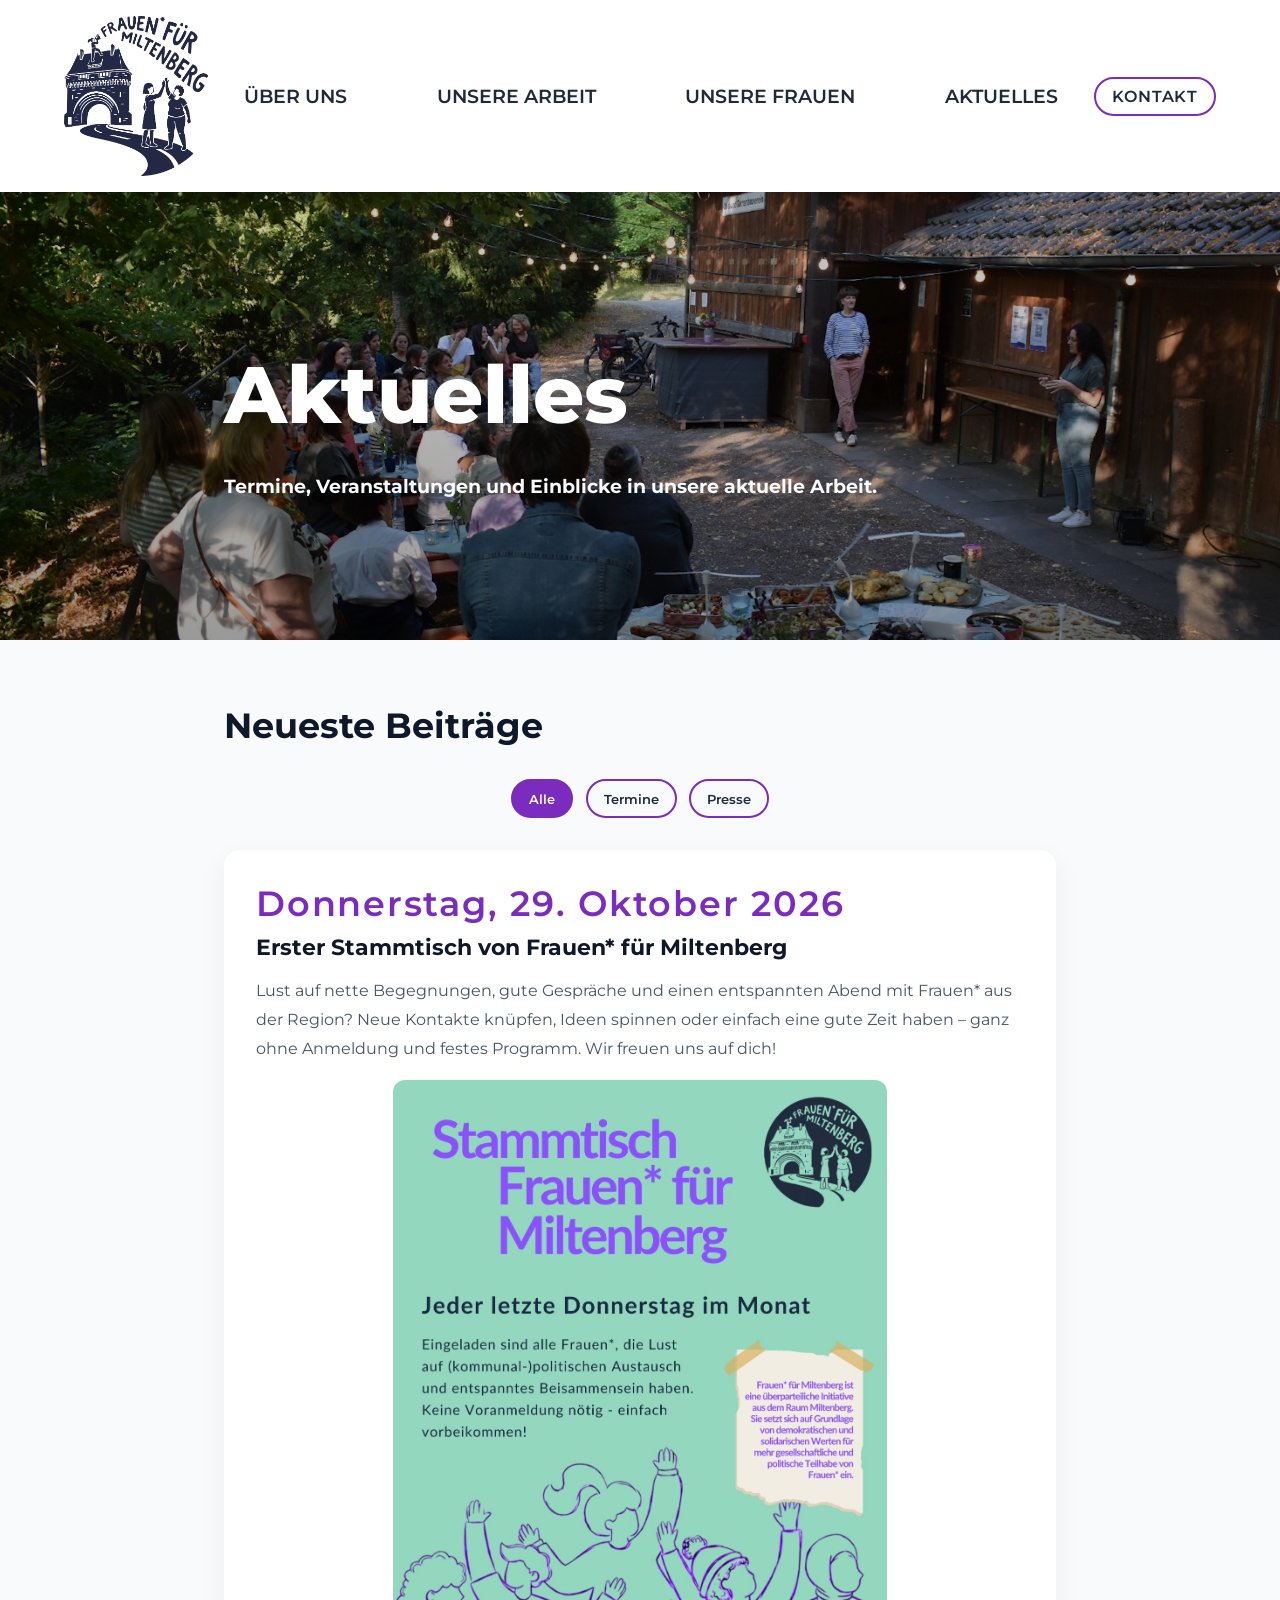
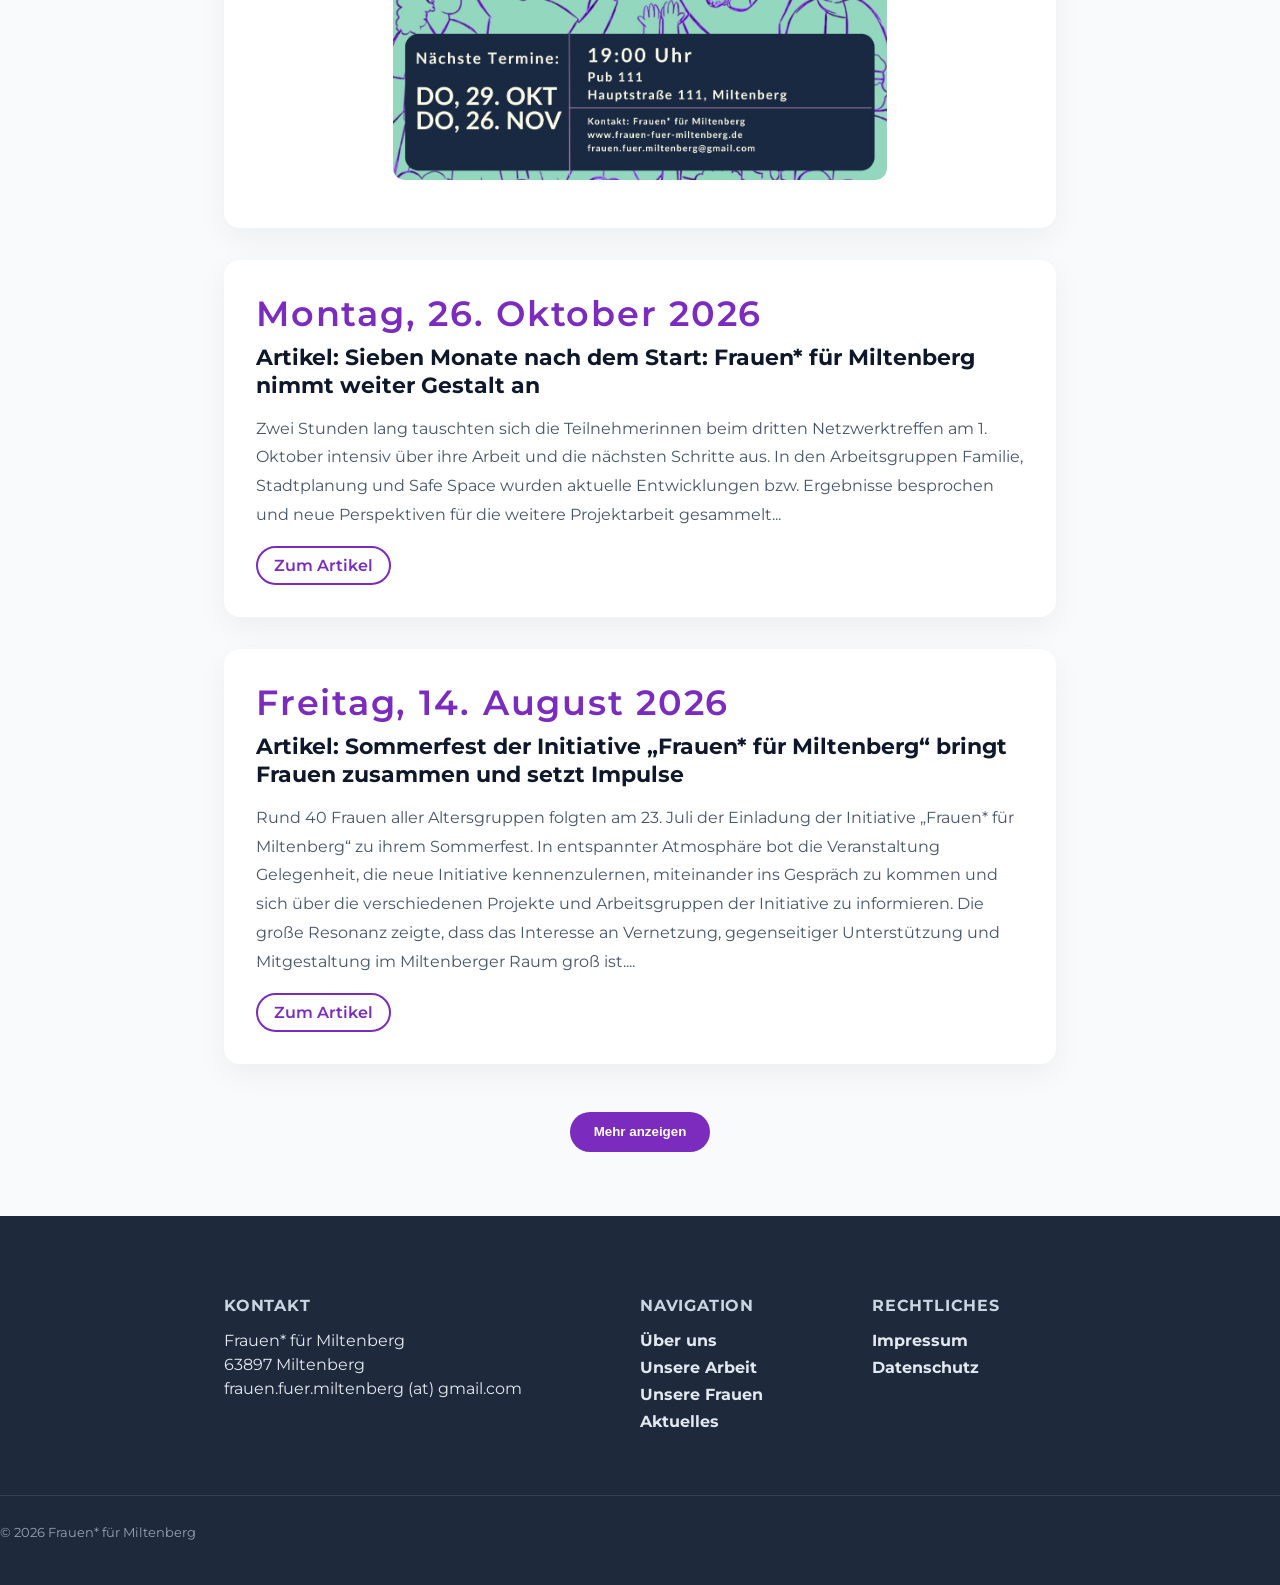
<file: aktuelles.html>
<!DOCTYPE html>
<html lang="de">
<head>
    <meta charset="UTF-8">
    <meta name="viewport" content="width=device-width, initial-scale=1.0">
    <link rel="stylesheet" href="./style.css">
    <title>Aktuelles | Frauen* für Miltenberg</title>
</head>

<body>

<!-- HEADER -->
    <header class="site-header">
        
        <!-- LOGO -->
        <a href="index.html" class="logo-link">
            <img class="logo" src="./logo.png" alt="Frauen* für Miltenberg Logo">
        </a>    
        
        <!-- NAVIGATION -->
        <nav id="mobileNav">
            <ul id="nav1">
                <li><a class="nav1" href="index.html#ueber-uns">Über uns</a></li>
                <li><a class="nav1" href="index.html#unsere-arbeit">Unsere Arbeit</a></li>
                <li><a class="nav1" href="index.html#unsere-frauen">Unsere Frauen</a></li>
                <li><a class="nav1" href="aktuelles.html">Aktuelles</a></li>
            </ul>
            <a id="navbutton" href="kontakt.html">Kontakt</a>
        </nav>
        
        <!-- HAMBURGER -->
        <button id="hamburger" aria-label="Menü öffnen">
            <span></span>
            <span></span>
            <span></span>
        </button>

    </header> 

<main>
        
<!-- HERO -->
<section id="hero--aktuelles">
    <div class="hero-small-content">
        <h1>Aktuelles</h1>
        <p class="hero-slogan">
            Termine, Veranstaltungen und Einblicke in unsere aktuelle Arbeit.
        </p>
    </div>
</section>

    <!-- FILTER / CATEGORIES -->
    <section id="aktuelles">
        <div class="container">
        <h2>Neueste Beiträge</h2>

        <div class="filter-controls">

    <div class="filter-top">

        <button class="filter-btn active" data-filter="all">
            Alle
        </button>

        <button class="filter-btn" data-filter="termin">
            Termine
        </button>

        <button class="filter-btn" data-filter="presse">
            Presse
        </button>

    </div>

</div>
        

    <!-- BLOG LIST -->
    <section id="posts">
    </section>
    
    <div class="load-more-container">

    <button id="loadMoreBtn">
        Mehr anzeigen
    </button>

    <button id="showLessBtn">
        Weniger anzeigen
    </button>

    </div>
            </div>
    </section>
</main>


<!-- FOOTER -->
<footer>

    <div class="footer-inner">

        <div class="footer-col">
            <h3>Kontakt</h3>
            <p>Frauen* für Miltenberg</p>
            <p>63897 Miltenberg</p>
            <p>frauen.fuer.miltenberg (at) gmail.com</p>
        </div>

        <div class="footer-col">
            <h3>Navigation</h3>
            <ul>
                <li><a href="index.html#ueber-uns">Über uns</a></li>
                <li><a href="index.html#unsere-arbeit">Unsere Arbeit</a></li>
                <li><a href="index.html#unsere-frauen">Unsere Frauen</a></li>
                <li><a href="aktuelles.html">Aktuelles</a></li>
            </ul>
        </div>

        <div class="footer-col">
            <h3>Rechtliches</h3>
            <ul>
                <li><a href="impressum.html">Impressum</a></li>
                <li><a href="datenschutz.html">Datenschutz</a></li>
            </ul>
        </div>

    </div>

    <div class="footer-bottom">
        <p>© 2026 Frauen* für Miltenberg</p>
    </div>

</footer>
    
<script>
document.addEventListener("DOMContentLoaded", () => {

    const postsContainer = document.getElementById("posts");

    if (!postsContainer) return;

    let allPosts = [];
    let visibleCount = 3;
    let activeFilter = "all";

    const loadMoreBtn = document.getElementById("loadMoreBtn");
    const showLessBtn = document.getElementById("showLessBtn");
    const filterButtons = document.querySelectorAll(".filter-btn");

    fetch("./posts.json")
        .then(response => response.json())
        .then(posts => {

            allPosts = posts.sort((a, b) =>
                new Date(b.date) - new Date(a.date)
            );

            renderPosts();
        });

    function getFilteredPosts() {
        if (activeFilter === "all") return allPosts;

        return allPosts.filter(post =>
            post.type === activeFilter
        );
    }

    function renderPosts() {

        postsContainer.innerHTML = "";

        const filtered = getFilteredPosts();

        filtered
            .slice(0, visibleCount)
            .forEach(post => {

                const article = document.createElement("article");

                article.className = "post-card";

                
article.innerHTML = `
    <div class="post-card-number">${formatDate(post.date)}</div>
    <h3>${post.title}</h3>

    ${renderContent(post.content)}

${post.image ? `
        <img
            class="post-image"
            src="${post.image}"
            alt="${post.title}"
            loading="lazy"
        >
    ` : ""}

    ${post.link ? `
        <a class="post-card-btn" href="${post.link}">
            ${post.linkText || "Mehr erfahren"}
        </a>
    ` : ""}
`;

                postsContainer.appendChild(article);
            });

        if (loadMoreBtn) {
            loadMoreBtn.style.display =
                visibleCount >= filtered.length ? "none" : "inline-block";
        }

        if (showLessBtn) {
            showLessBtn.style.display =
                visibleCount > 3 ? "inline-block" : "none";
        }
    }

    function formatDate(dateString) {
    return new Date(dateString).toLocaleDateString("de-DE", {
        weekday: "long",
        day: "numeric",
        month: "long",
        year: "numeric"
    });
}

    function renderContent(content) {
    if (!content) return "";

    return content.map(block => {

        if (block.type === "paragraph") {
            return `<p>${block.text}</p>`;
        }

        if (block.type === "list") {
            return `
                <ul>
                    ${block.items.map(item => `<li>${item}</li>`).join("")}
                </ul>
            `;
        }

        return "";

    }).join("");
}
    
    /* FILTER */
    filterButtons.forEach(button => {
        button.addEventListener("click", () => {

            filterButtons.forEach(btn => btn.classList.remove("active"));
            button.classList.add("active");

            activeFilter = button.dataset.filter;
            visibleCount = 3;

            renderPosts();
        });
    });

    /* LOAD MORE */
    loadMoreBtn?.addEventListener("click", () => {
        visibleCount += 3;
        renderPosts();
    });

    /* SHOW LESS */
    showLessBtn?.addEventListener("click", () => {
        visibleCount = 3;
        renderPosts();

        window.scrollTo({
            top: postsContainer.offsetTop - 120,
            behavior: "smooth"
        });
    });

    /* =========================
    HAMBURGER MENU
    ========================= */

    const hamburger = document.getElementById("hamburger");
    const mobileNav = document.getElementById("mobileNav");
    const navLinks = document.querySelectorAll(".nav1");

    hamburger.addEventListener("click", () => {

        hamburger.classList.toggle("active");
        mobileNav.classList.toggle("active");

    });

    /* Menü schließen bei Klick */

    navLinks.forEach(link => {

        link.addEventListener("click", () => {

            hamburger.classList.remove("active");
            mobileNav.classList.remove("active");

        });

    });

});
</script>
</body>
</html>
</file>
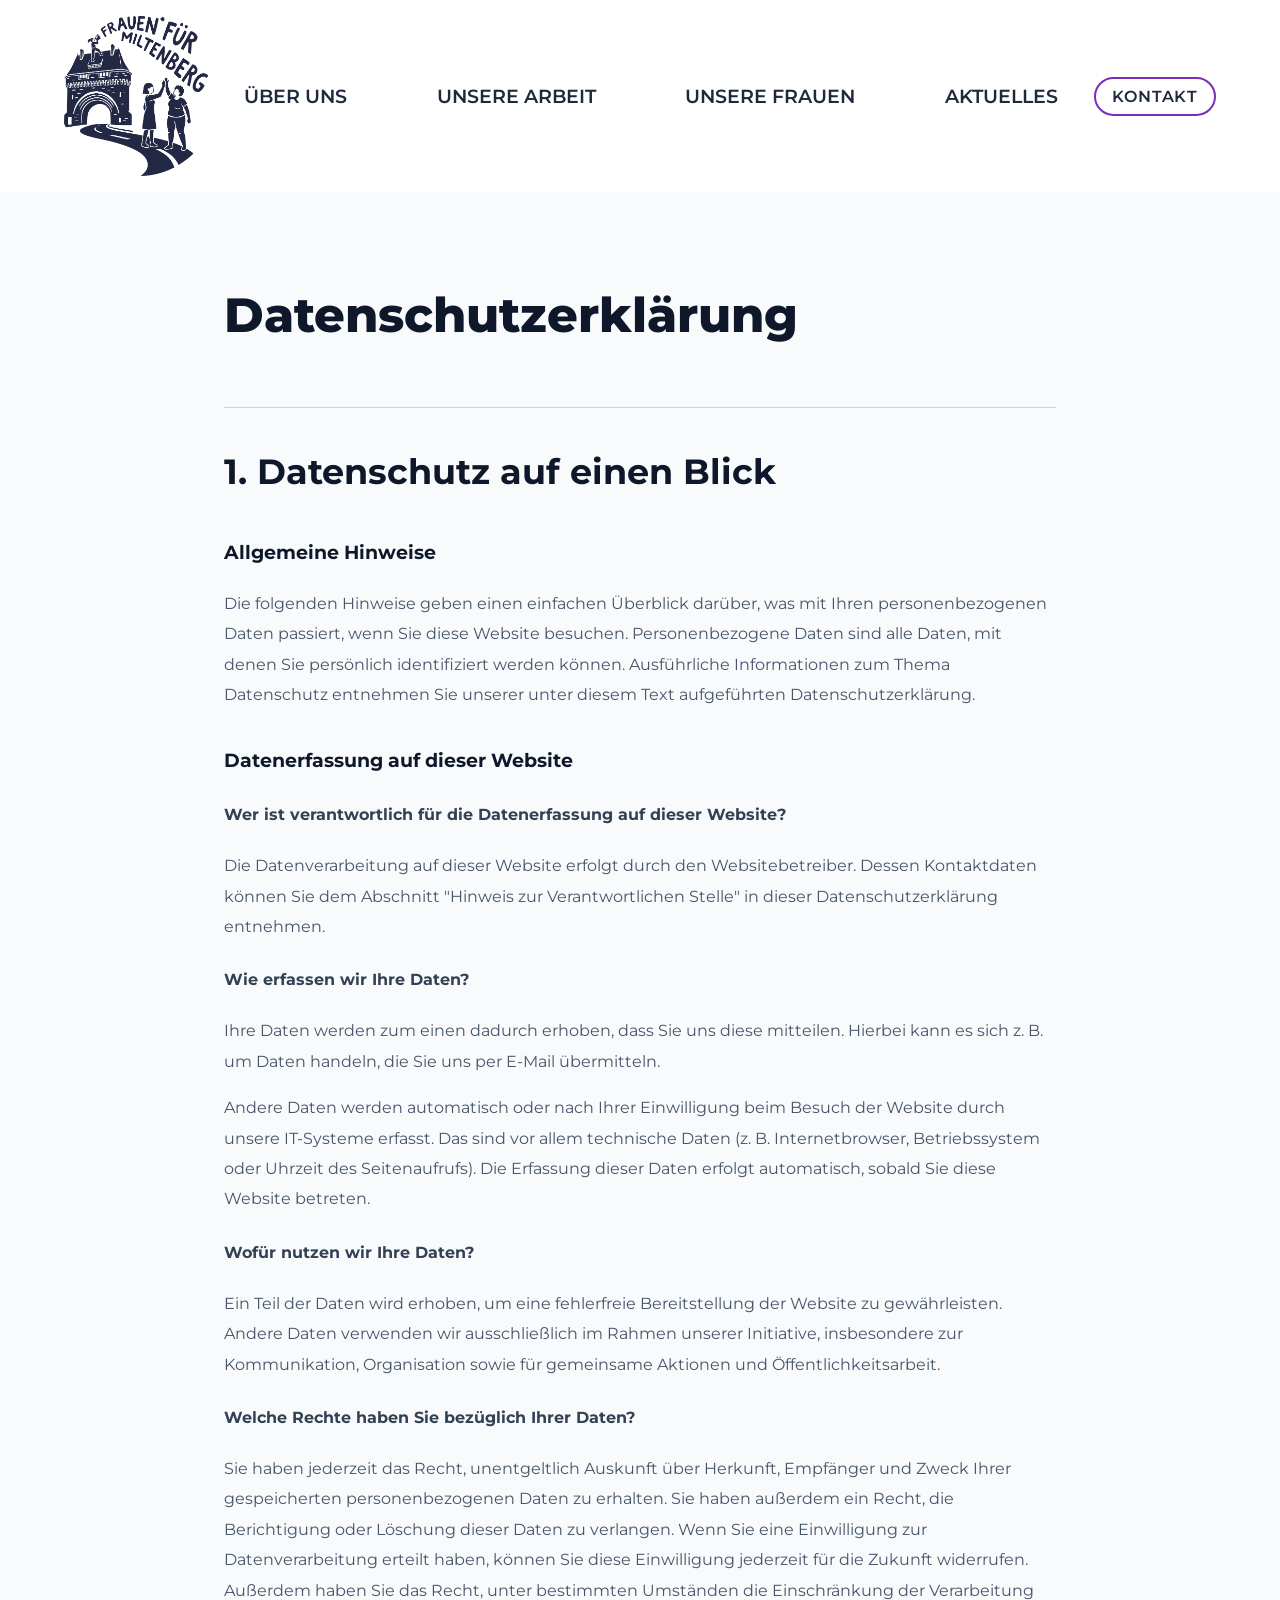
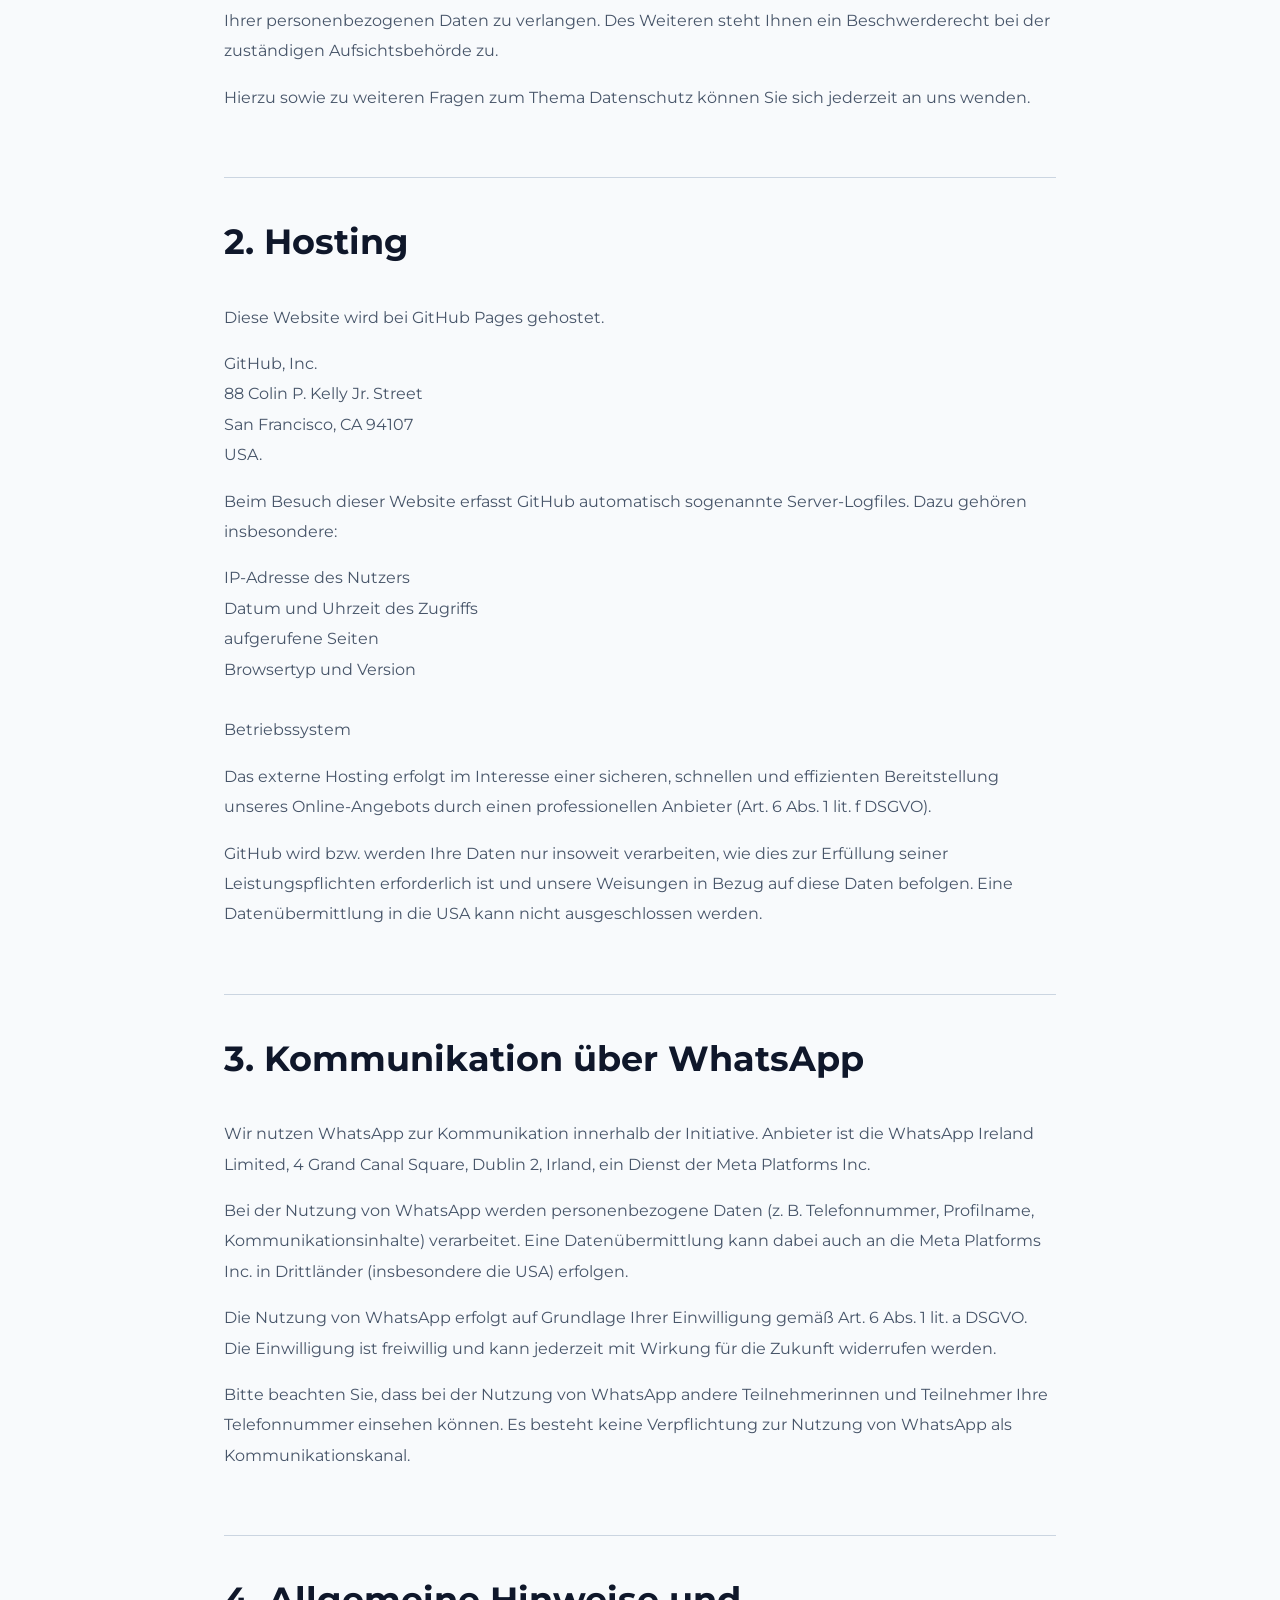
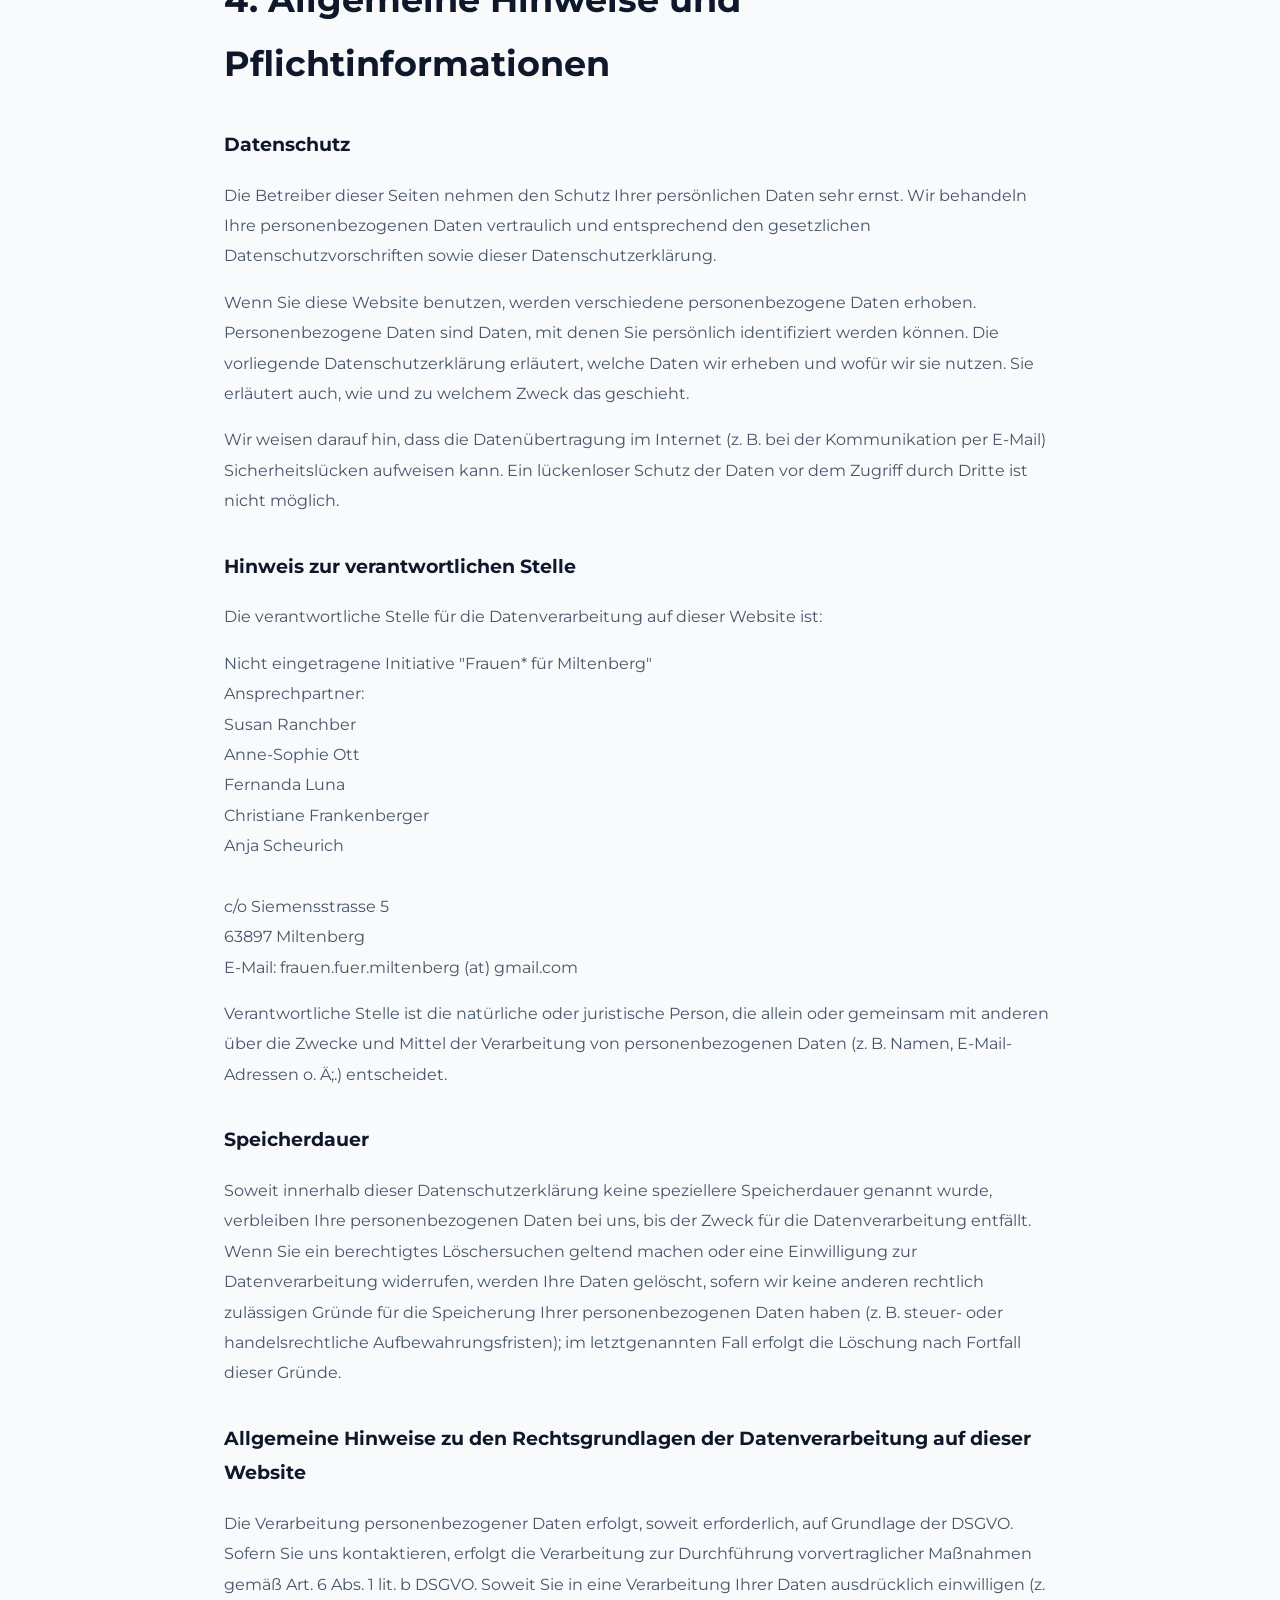
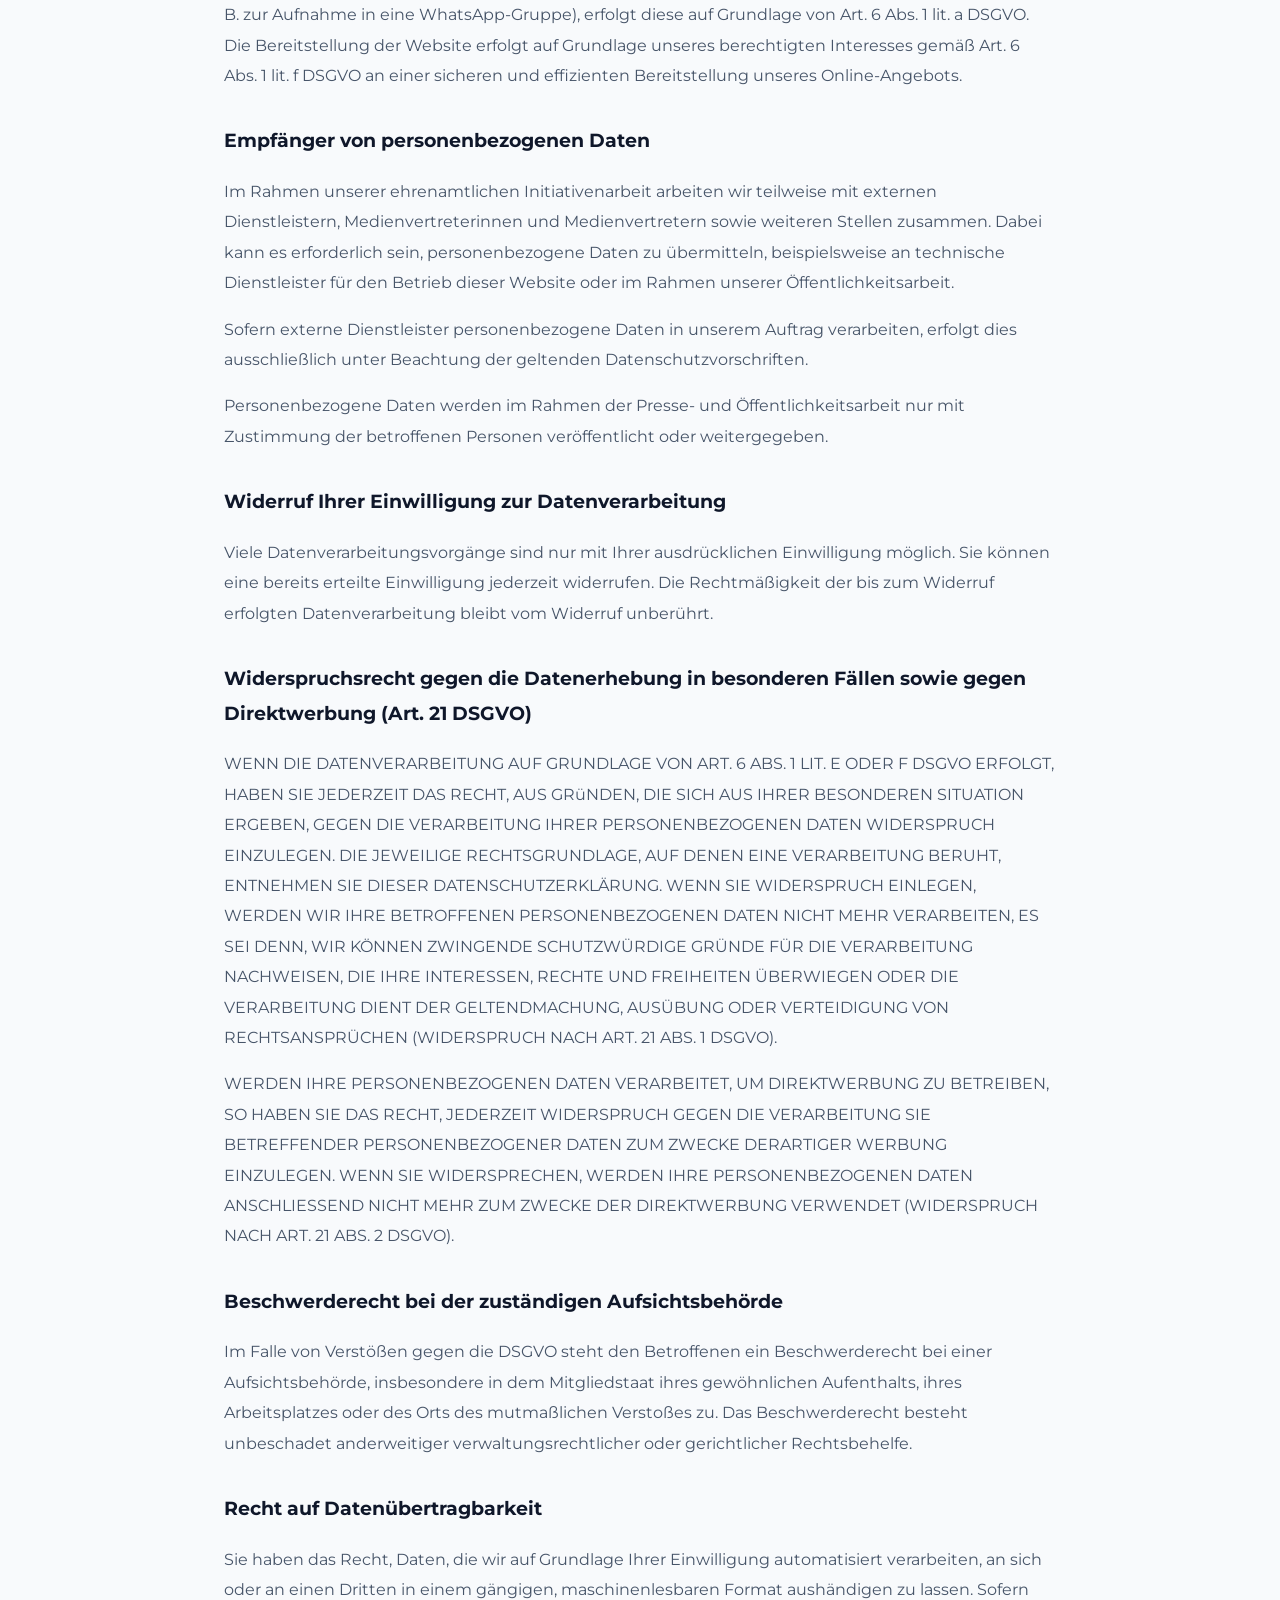
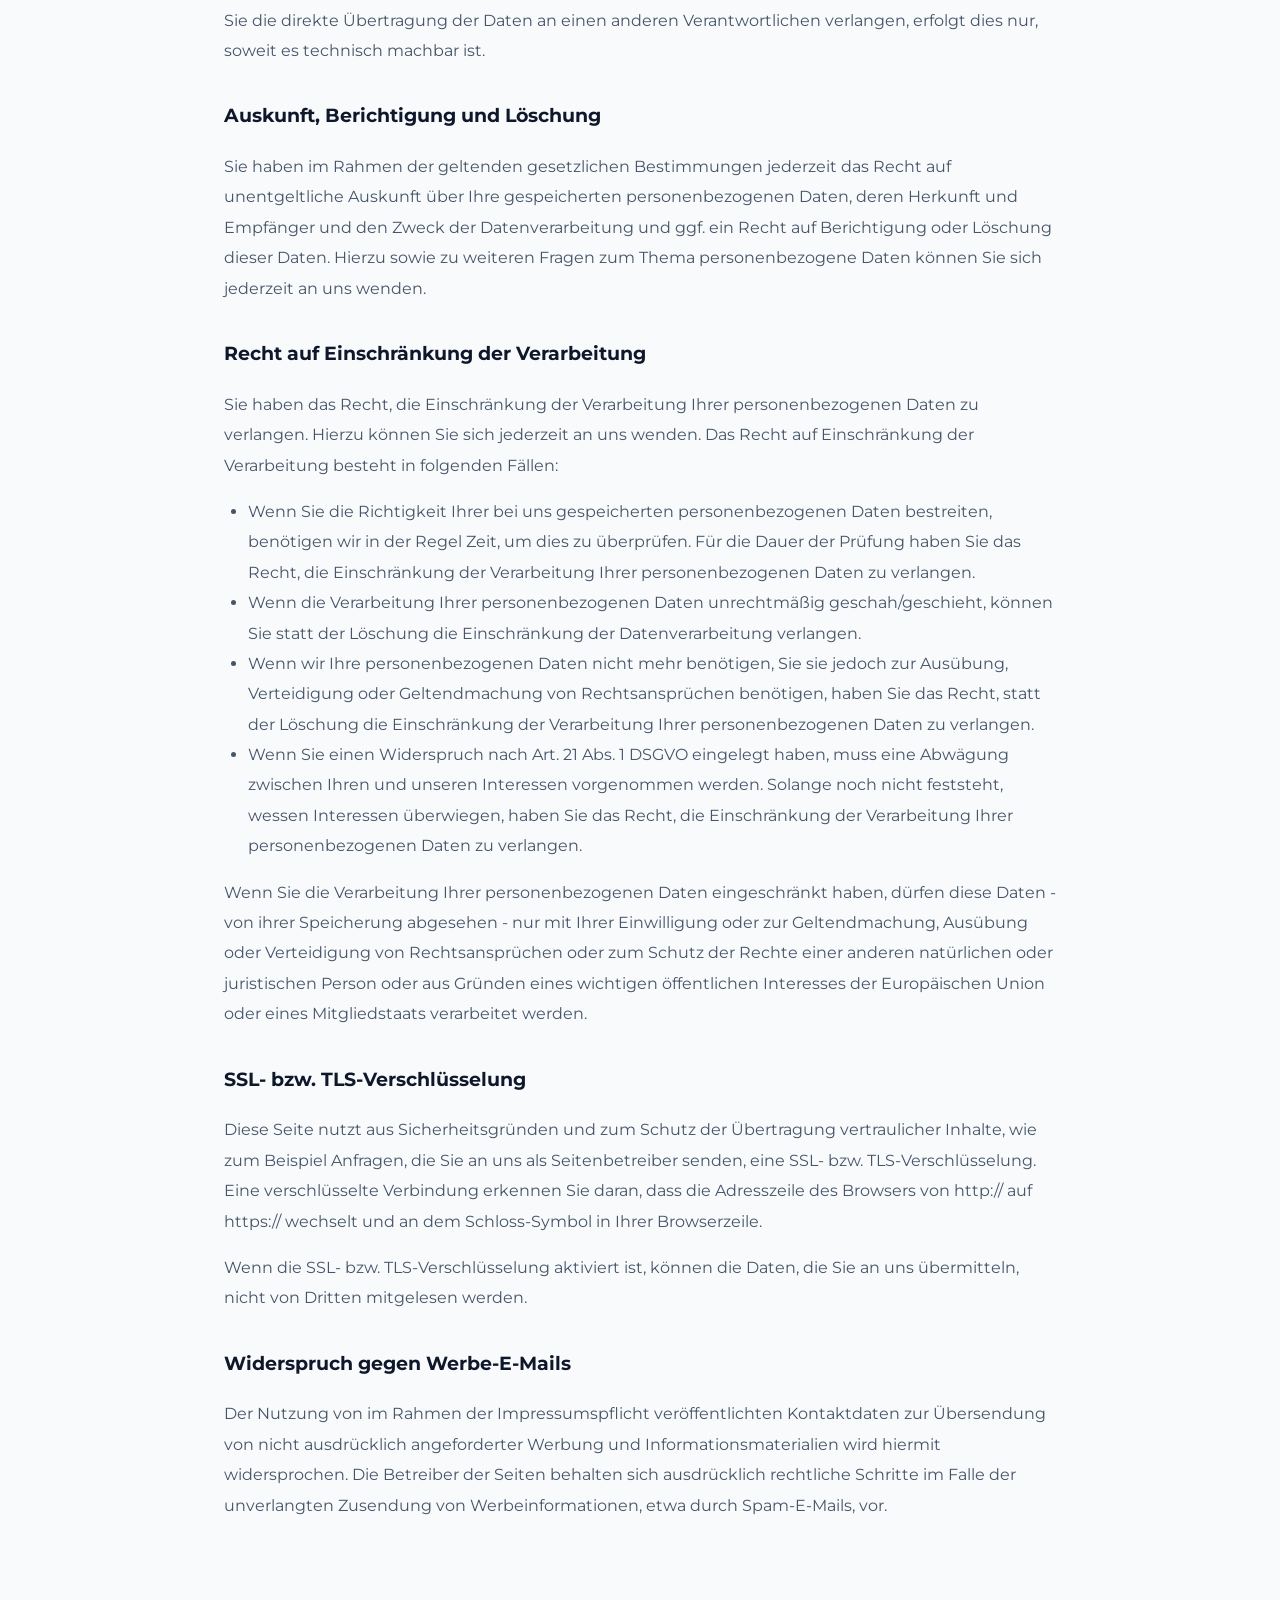
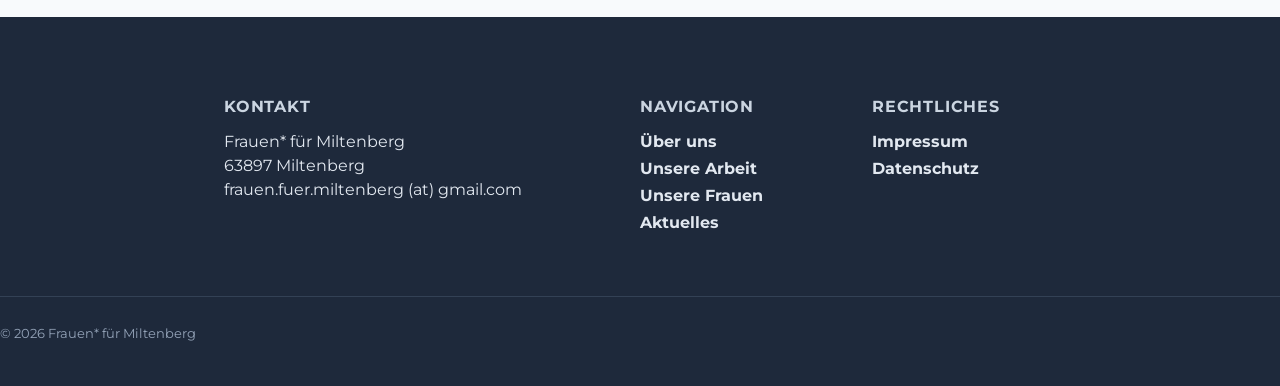
<file: datenschutz.html>
<!DOCTYPE html>
<html lang="de">
<head>
    <meta charset="UTF-8">
    <meta name="viewport" content="width=device-width, initial-scale=1.0">
    <link rel="stylesheet" href="./style.css">
    <title>Datenschutz | Frauen* für Miltenberg</title>
</head>

<body>

<!-- HEADER -->
    <header class="site-header">
        
        <!-- LOGO -->
        <a href="index.html" class="logo-link">
            <img class="logo" src="./logo.png" alt="Frauen* für Miltenberg Logo">
        </a>    
        
        <!-- NAVIGATION -->
        <nav id="mobileNav">
            <ul id="nav1">
                <li><a class="nav1" href="index.html#ueber-uns">Über uns</a></li>
                <li><a class="nav1" href="index.html#unsere-arbeit">Unsere Arbeit</a></li>
                <li><a class="nav1" href="index.html#unsere-frauen">Unsere Frauen</a></li>
                <li><a class="nav1" href="aktuelles.html">Aktuelles</a></li>
            </ul>
            <a id="navbutton" href="kontakt.html">Kontakt</a>
        </nav>

        <!-- HAMBURGER -->
        <button id="hamburger" aria-label="Menü öffnen">
            <span></span>
            <span></span>
            <span></span>
        </button>
    
    </header>
    
<main id="legal-page">

    <h1>Datenschutzerklärung</h1>

    <h2>1. Datenschutz auf einen Blick</h2>

    <h3>Allgemeine Hinweise</h3> 
    <p>Die folgenden Hinweise geben einen einfachen Überblick darüber,
    was mit Ihren personenbezogenen Daten passiert, wenn Sie diese Website besuchen. Personenbezogene Daten sind
    alle Daten, mit denen Sie persönlich identifiziert werden können. Ausführliche Informationen zum
    Thema Datenschutz entnehmen Sie unserer unter diesem Text aufgeführten
    Datenschutzerklärung.</p>

    <h3>Datenerfassung auf dieser Website</h3> 
    <h4>Wer ist verantwortlich für die Datenerfassung auf dieser Website?</h4> 
    <p>Die Datenverarbeitung auf dieser Website erfolgt durch den Websitebetreiber. Dessen
    Kontaktdaten können Sie dem Abschnitt "Hinweis zur Verantwortlichen Stelle" in dieser
    Datenschutzerklärung entnehmen.</p> 

    <h4>Wie erfassen wir Ihre Daten?</h4> 
    <p>Ihre Daten werden zum einen dadurch erhoben, dass Sie uns diese mitteilen. Hierbei kann es sich 
    z. B. um Daten handeln, die Sie uns per E-Mail übermitteln.</p> 
    <p>Andere Daten werden automatisch oder nach Ihrer Einwilligung beim Besuch der Website durch unsere 
    IT-Systeme erfasst. Das sind vor allem technische Daten (z. B. Internetbrowser, Betriebssystem 
    oder Uhrzeit des Seitenaufrufs). Die Erfassung dieser Daten erfolgt automatisch, sobald Sie diese
    Website betreten.</p> 
    
    <h4>Wofür nutzen wir Ihre Daten?</h4> 
    <p>Ein Teil der Daten wird erhoben, um eine fehlerfreie Bereitstellung der Website zu gewährleisten. 
    Andere Daten verwenden wir ausschließlich im Rahmen unserer Initiative, insbesondere zur Kommunikation, 
    Organisation sowie für gemeinsame Aktionen und Öffentlichkeitsarbeit.</p> 
    
    <h4>Welche Rechte haben Sie bezüglich Ihrer Daten?</h4>
    <p>Sie haben jederzeit das Recht, unentgeltlich Auskunft über Herkunft, Empfänger und Zweck Ihrer
    gespeicherten personenbezogenen Daten zu erhalten. Sie haben außerdem ein Recht, die Berichtigung oder
    Löschung dieser Daten zu verlangen. Wenn Sie eine Einwilligung zur Datenverarbeitung erteilt haben,
    können Sie diese Einwilligung jederzeit für die Zukunft widerrufen. Außerdem haben Sie das Recht,
    unter bestimmten Umständen die Einschränkung der Verarbeitung Ihrer personenbezogenen Daten zu
    verlangen. Des Weiteren steht Ihnen ein Beschwerderecht bei der zuständigen Aufsichtsbehörde
    zu.</p> 
    <p>Hierzu sowie zu weiteren Fragen zum Thema Datenschutz können Sie sich jederzeit an uns
    wenden.</p>

    <h2>2. Hosting</h2>    
    <p>Diese Website wird bei GitHub Pages gehostet. </p> 
    <p>GitHub, Inc.<br>
    88 Colin P. Kelly Jr. Street<br>
    San Francisco, CA 94107<br>
    USA.</p>

    <p>Beim Besuch dieser Website erfasst GitHub automatisch sogenannte Server-Logfiles. Dazu 
    gehören insbesondere:</p>
    <p>IP-Adresse des Nutzers<br>
    Datum und Uhrzeit des Zugriffs<br>
    aufgerufene Seiten<br>
    Browsertyp und Version<br>
    <br>Betriebssystem</p>
 
    <p>Das externe Hosting erfolgt im Interesse einer sicheren, schnellen und effizienten Bereitstellung 
    unseres Online-Angebots durch einen professionellen Anbieter (Art. 6 Abs. 1 lit. f DSGVO).</p>
    <p>GitHub wird bzw. werden Ihre Daten nur insoweit verarbeiten, wie dies zur Erfüllung seiner 
    Leistungspflichten erforderlich ist und unsere Weisungen in Bezug auf diese Daten befolgen. 
    Eine Datenübermittlung in die USA kann nicht ausgeschlossen werden.</p> 

    <h2>3. Kommunikation über WhatsApp</h2>
    <p>Wir nutzen WhatsApp zur Kommunikation innerhalb der Initiative. Anbieter ist die WhatsApp Ireland 
    Limited, 4 Grand Canal Square, Dublin 2, Irland, ein Dienst der Meta Platforms Inc.</p>
    <p>Bei der Nutzung von WhatsApp werden personenbezogene Daten (z. B. Telefonnummer, Profilname, 
    Kommunikationsinhalte) verarbeitet. Eine Datenübermittlung kann dabei auch an die Meta Platforms Inc. 
    in Drittländer (insbesondere die USA) erfolgen.</p>
    <p>Die Nutzung von WhatsApp erfolgt auf Grundlage Ihrer Einwilligung gemäß Art. 6 Abs. 1 lit. a DSGVO. 
    Die Einwilligung ist freiwillig und kann jederzeit mit Wirkung für die Zukunft widerrufen werden.</p>
    <p>Bitte beachten Sie, dass bei der Nutzung von WhatsApp andere Teilnehmerinnen und Teilnehmer Ihre 
    Telefonnummer einsehen können. Es besteht keine Verpflichtung zur Nutzung von WhatsApp als 
    Kommunikationskanal.</p>
    
    <h2>4. Allgemeine Hinweise und Pflichtinformationen</h2>
    <h3>Datenschutz</h3> 
    <p>Die Betreiber dieser Seiten nehmen den Schutz Ihrer persönlichen Daten sehr ernst. Wir behandeln 
    Ihre personenbezogenen Daten vertraulich und entsprechend den gesetzlichen Datenschutzvorschriften 
    sowie dieser Datenschutzerklärung.</p> 
    <p>Wenn Sie diese Website benutzen, werden verschiedene personenbezogene Daten erhoben. Personenbezogene 
    Daten sind Daten, mit denen Sie persönlich identifiziert werden können. Die vorliegende 
    Datenschutzerklärung erläutert, welche Daten wir erheben und wofür wir sie nutzen. Sie erläutert auch,
    wie und zu welchem Zweck das geschieht.</p> 
    <p>Wir weisen darauf hin, dass die Datenübertragung im Internet (z. B. bei der Kommunikation per E-Mail) 
    Sicherheitslücken aufweisen kann. Ein lückenloser Schutz der Daten vor dem Zugriff durch Dritte ist nicht 
    möglich.</p>
    
    <h3>Hinweis zur verantwortlichen Stelle</h3> 
    <p>Die verantwortliche Stelle für die Datenverarbeitung auf dieser Website ist:</p> 
    <p>Nicht eingetragene Initiative "Frauen* für Miltenberg"<br>
    Ansprechpartner: <br>Susan Ranchber<br>Anne-Sophie Ott<br>Fernanda Luna<br>Christiane Frankenberger<br>Anja Scheurich<br><br>
    c/o Siemensstrasse 5<br>
    63897 Miltenberg<br>
    E-Mail: frauen.fuer.miltenberg (at) gmail.com</p>
    <p>Verantwortliche Stelle ist die natürliche oder juristische Person, die allein oder gemeinsam mit anderen
    über die Zwecke und Mittel der Verarbeitung von personenbezogenen Daten (z. B. Namen, E-Mail-Adressen o. Ä;.) 
    entscheidet.</p>

    <h3>Speicherdauer</h3> 
    <p>Soweit innerhalb dieser Datenschutzerklärung keine speziellere Speicherdauer genannt wurde, verbleiben Ihre 
    personenbezogenen Daten bei uns, bis der Zweck für die Datenverarbeitung entfällt. Wenn Sie ein berechtigtes 
    Löschersuchen geltend machen oder eine Einwilligung zur Datenverarbeitung widerrufen, werden Ihre Daten 
    gelöscht, sofern wir keine anderen rechtlich zulässigen Gründe für die Speicherung Ihrer personenbezogenen Daten 
    haben (z. B. steuer- oder handelsrechtliche Aufbewahrungsfristen); im letztgenannten Fall erfolgt die Löschung nach 
    Fortfall dieser Gründe.</p>

    <h3>Allgemeine Hinweise zu den Rechtsgrundlagen der Datenverarbeitung auf dieser Website</h3> 
    <p>Die Verarbeitung personenbezogener Daten erfolgt, soweit erforderlich, auf Grundlage der DSGVO. Sofern Sie uns 
    kontaktieren, erfolgt die Verarbeitung zur Durchführung vorvertraglicher Maßnahmen gemäß Art. 6 Abs. 1 lit. b DSGVO.
    Soweit Sie in eine Verarbeitung Ihrer Daten ausdrücklich einwilligen (z. B. zur Aufnahme in eine WhatsApp-Gruppe), 
    erfolgt diese auf Grundlage von Art. 6 Abs. 1 lit. a DSGVO. Die Bereitstellung der Website erfolgt auf Grundlage 
    unseres berechtigten Interesses gemäß Art. 6 Abs. 1 lit. f DSGVO an einer sicheren und effizienten Bereitstellung 
    unseres Online-Angebots.</p>

    <h3>Empfänger von personenbezogenen Daten</h3> 
    <p>Im Rahmen unserer ehrenamtlichen Initiativenarbeit arbeiten wir teilweise mit externen Dienstleistern, 
    Medienvertreterinnen und Medienvertretern sowie weiteren Stellen zusammen. Dabei kann es erforderlich sein, 
    personenbezogene Daten zu übermitteln, beispielsweise an technische Dienstleister für den Betrieb dieser 
    Website oder im Rahmen unserer Öffentlichkeitsarbeit.</p>  
    <p>Sofern externe Dienstleister personenbezogene Daten in unserem Auftrag verarbeiten, erfolgt dies 
    ausschließlich unter Beachtung der geltenden Datenschutzvorschriften.</p>
    <p>Personenbezogene Daten werden im Rahmen der Presse- und Öffentlichkeitsarbeit nur mit Zustimmung der 
    betroffenen Personen veröffentlicht oder weitergegeben.</p>  
    
    <h3>Widerruf Ihrer Einwilligung zur Datenverarbeitung</h3> 
    <p>Viele Datenverarbeitungsvorgänge sind nur mit Ihrer ausdrücklichen Einwilligung möglich. Sie können eine bereits 
    erteilte Einwilligung jederzeit widerrufen. Die Rechtmäßigkeit der bis zum Widerruf erfolgten Datenverarbeitung 
    bleibt vom Widerruf unberührt.</p>

    <h3>Widerspruchsrecht gegen die Datenerhebung in besonderen Fällen sowie gegen Direktwerbung (Art. 21 DSGVO)</h3> 
    <p>WENN DIE DATENVERARBEITUNG AUF GRUNDLAGE VON ART. 6 ABS. 1 LIT. E ODER F DSGVO ERFOLGT, HABEN SIE JEDERZEIT DAS 
    RECHT, AUS GRüNDEN, DIE SICH AUS IHRER BESONDEREN SITUATION ERGEBEN, GEGEN DIE VERARBEITUNG IHRER PERSONENBEZOGENEN 
    DATEN WIDERSPRUCH EINZULEGEN. DIE JEWEILIGE RECHTSGRUNDLAGE, AUF DENEN EINE VERARBEITUNG BERUHT, ENTNEHMEN SIE 
    DIESER DATENSCHUTZERKLÄRUNG. WENN SIE WIDERSPRUCH EINLEGEN, WERDEN WIR IHRE BETROFFENEN PERSONENBEZOGENEN DATEN 
    NICHT MEHR VERARBEITEN, ES SEI DENN, WIR KÖNNEN ZWINGENDE SCHUTZWÜRDIGE GRÜNDE FÜR DIE VERARBEITUNG NACHWEISEN, 
    DIE IHRE INTERESSEN, RECHTE UND FREIHEITEN ÜBERWIEGEN ODER DIE VERARBEITUNG DIENT DER GELTENDMACHUNG, AUSÜBUNG 
    ODER VERTEIDIGUNG VON RECHTSANSPRÜCHEN (WIDERSPRUCH NACH ART. 21 ABS. 1 DSGVO).</p> 
    <p>WERDEN IHRE PERSONENBEZOGENEN DATEN VERARBEITET, UM DIREKTWERBUNG ZU BETREIBEN, SO HABEN SIE DAS RECHT, JEDERZEIT 
    WIDERSPRUCH GEGEN DIE VERARBEITUNG SIE BETREFFENDER PERSONENBEZOGENER DATEN ZUM ZWECKE DERARTIGER WERBUNG EINZULEGEN. 
    WENN SIE WIDERSPRECHEN, WERDEN IHRE PERSONENBEZOGENEN DATEN ANSCHLIESSEND NICHT MEHR ZUM ZWECKE DER DIREKTWERBUNG 
    VERWENDET (WIDERSPRUCH NACH ART. 21 ABS. 2 DSGVO).</p>

    <h3>Beschwerderecht bei der zuständigen Aufsichtsbehörde</h3> 
    <p>Im Falle von Verstößen gegen die DSGVO steht den Betroffenen ein Beschwerderecht bei einer Aufsichtsbehörde, 
    insbesondere in dem Mitgliedstaat ihres gewöhnlichen Aufenthalts, ihres Arbeitsplatzes oder des Orts des mutmaßlichen 
    Verstoßes zu. Das Beschwerderecht besteht unbeschadet anderweitiger verwaltungsrechtlicher oder gerichtlicher 
    Rechtsbehelfe.</p>

    <h3>Recht auf Datenübertragbarkeit</h3> 
    <p>Sie haben das Recht, Daten, die wir auf Grundlage Ihrer Einwilligung automatisiert verarbeiten, an sich oder an 
    einen Dritten in einem gängigen, maschinenlesbaren Format aushändigen zu lassen. Sofern Sie die direkte Übertragung 
    der Daten an einen anderen Verantwortlichen verlangen, erfolgt dies nur, soweit es technisch machbar ist.</p>

    <h3>Auskunft, Berichtigung und Löschung</h3> 
    <p>Sie haben im Rahmen der geltenden gesetzlichen Bestimmungen jederzeit das Recht auf unentgeltliche Auskunft über 
    Ihre gespeicherten personenbezogenen Daten, deren Herkunft und Empfänger und den Zweck der Datenverarbeitung und ggf.
    ein Recht auf Berichtigung oder Löschung dieser Daten. Hierzu sowie zu weiteren Fragen zum Thema personenbezogene
    Daten können Sie sich jederzeit an uns wenden.</p>

    <h3>Recht auf Einschränkung der Verarbeitung</h3> 
    <p>Sie haben das Recht, die Einschränkung der Verarbeitung Ihrer personenbezogenen Daten zu verlangen. Hierzu können 
    Sie sich jederzeit an uns wenden. Das Recht auf Einschränkung der Verarbeitung besteht in folgenden Fällen:</p> 

    <ul> 
        <li>Wenn Sie die Richtigkeit Ihrer bei uns gespeicherten personenbezogenen Daten bestreiten, benötigen wir in der 
        Regel Zeit, um dies zu überprüfen. Für die Dauer der Prüfung haben Sie das Recht, die Einschränkung der Verarbeitung 
        Ihrer personenbezogenen Daten zu verlangen.</li> 
        <li>Wenn die Verarbeitung Ihrer personenbezogenen Daten unrechtmäßig geschah/geschieht, können Sie statt der Löschung 
        die Einschränkung der Datenverarbeitung verlangen.</li> 
        <li>Wenn wir Ihre personenbezogenen Daten nicht mehr benötigen, Sie sie jedoch zur Ausübung, Verteidigung oder
        Geltendmachung von Rechtsansprüchen benötigen, haben Sie das Recht, statt der Löschung die Einschränkung der Verarbeitung 
        Ihrer personenbezogenen Daten zu verlangen.</li> 
        <li>Wenn Sie einen Widerspruch nach Art. 21 Abs. 1 DSGVO eingelegt haben, muss eine Abwägung zwischen Ihren und unseren 
        Interessen vorgenommen werden. Solange noch nicht feststeht, wessen Interessen überwiegen, haben Sie das Recht, die 
        Einschränkung der Verarbeitung Ihrer personenbezogenen Daten zu verlangen.</li> 
    </ul>

    <p>Wenn Sie die Verarbeitung Ihrer personenbezogenen Daten eingeschränkt haben, dürfen diese Daten - von ihrer Speicherung 
    abgesehen - nur mit Ihrer Einwilligung oder zur Geltendmachung, Ausübung oder Verteidigung von Rechtsansprüchen oder zum 
    Schutz der Rechte einer anderen natürlichen oder juristischen Person oder aus Gründen eines wichtigen öffentlichen Interesses 
    der Europäischen Union oder eines Mitgliedstaats verarbeitet werden.</p>

    <h3>SSL- bzw. TLS-Verschlüsselung</h3> 
    <p>Diese Seite nutzt aus Sicherheitsgründen und zum Schutz der Übertragung vertraulicher Inhalte, wie zum Beispiel Anfragen, 
    die Sie an uns als Seitenbetreiber senden, eine SSL- bzw. TLS-Verschlüsselung. Eine verschlüsselte Verbindung erkennen Sie daran, 
    dass die Adresszeile des Browsers von http:// auf https:// wechselt und an dem Schloss-Symbol in Ihrer Browserzeile.</p> 

    <p>Wenn die SSL- bzw. TLS-Verschlüsselung aktiviert ist, können die Daten, die Sie an uns übermitteln, nicht von Dritten mitgelesen 
    werden.</p>

    <h3>Widerspruch gegen Werbe-E-Mails</h3> 
    <p>Der Nutzung von im Rahmen der Impressumspflicht veröffentlichten Kontaktdaten zur Übersendung von nicht ausdrücklich 
    angeforderter Werbung und Informationsmaterialien wird hiermit widersprochen. Die Betreiber der Seiten behalten sich ausdrücklich 
    rechtliche Schritte im Falle der unverlangten Zusendung von Werbeinformationen, etwa durch Spam-E-Mails, vor.</p>
</main>
    
<!--FOOTER-->

    <footer>

    <div class="footer-inner">

        <div class="footer-col">
            <h3>Kontakt</h3>
            <p>Frauen* für Miltenberg</p>
            <p>63897 Miltenberg</p>
            <p>frauen.fuer.miltenberg (at) gmail.com</p>
        </div>

        <div class="footer-col">
            <h3>Navigation</h3>
            <ul>
                <li><a href="index.html#ueber-uns">Über uns</a></li>
                <li><a href="index.html#unsere-arbeit">Unsere Arbeit</a></li>
                <li><a href="index.html#unsere-frauen">Unsere Frauen</a></li>
                <li><a href="aktuelles.html">Aktuelles</a></li>
            </ul>
        </div>

        <div class="footer-col">
            <h3>Rechtliches</h3>
            <ul>
                <li><a href="impressum.html">Impressum</a></li>
                <li><a href="datenschutz.html">Datenschutz</a></li>
            </ul>
        </div>

    </div>

    <div class="footer-bottom">
        <p>© 2026 Frauen* für Miltenberg</p>
    </div>

</footer>
    
<script src="script.js" defer></script>

</body>
</html>
</file>
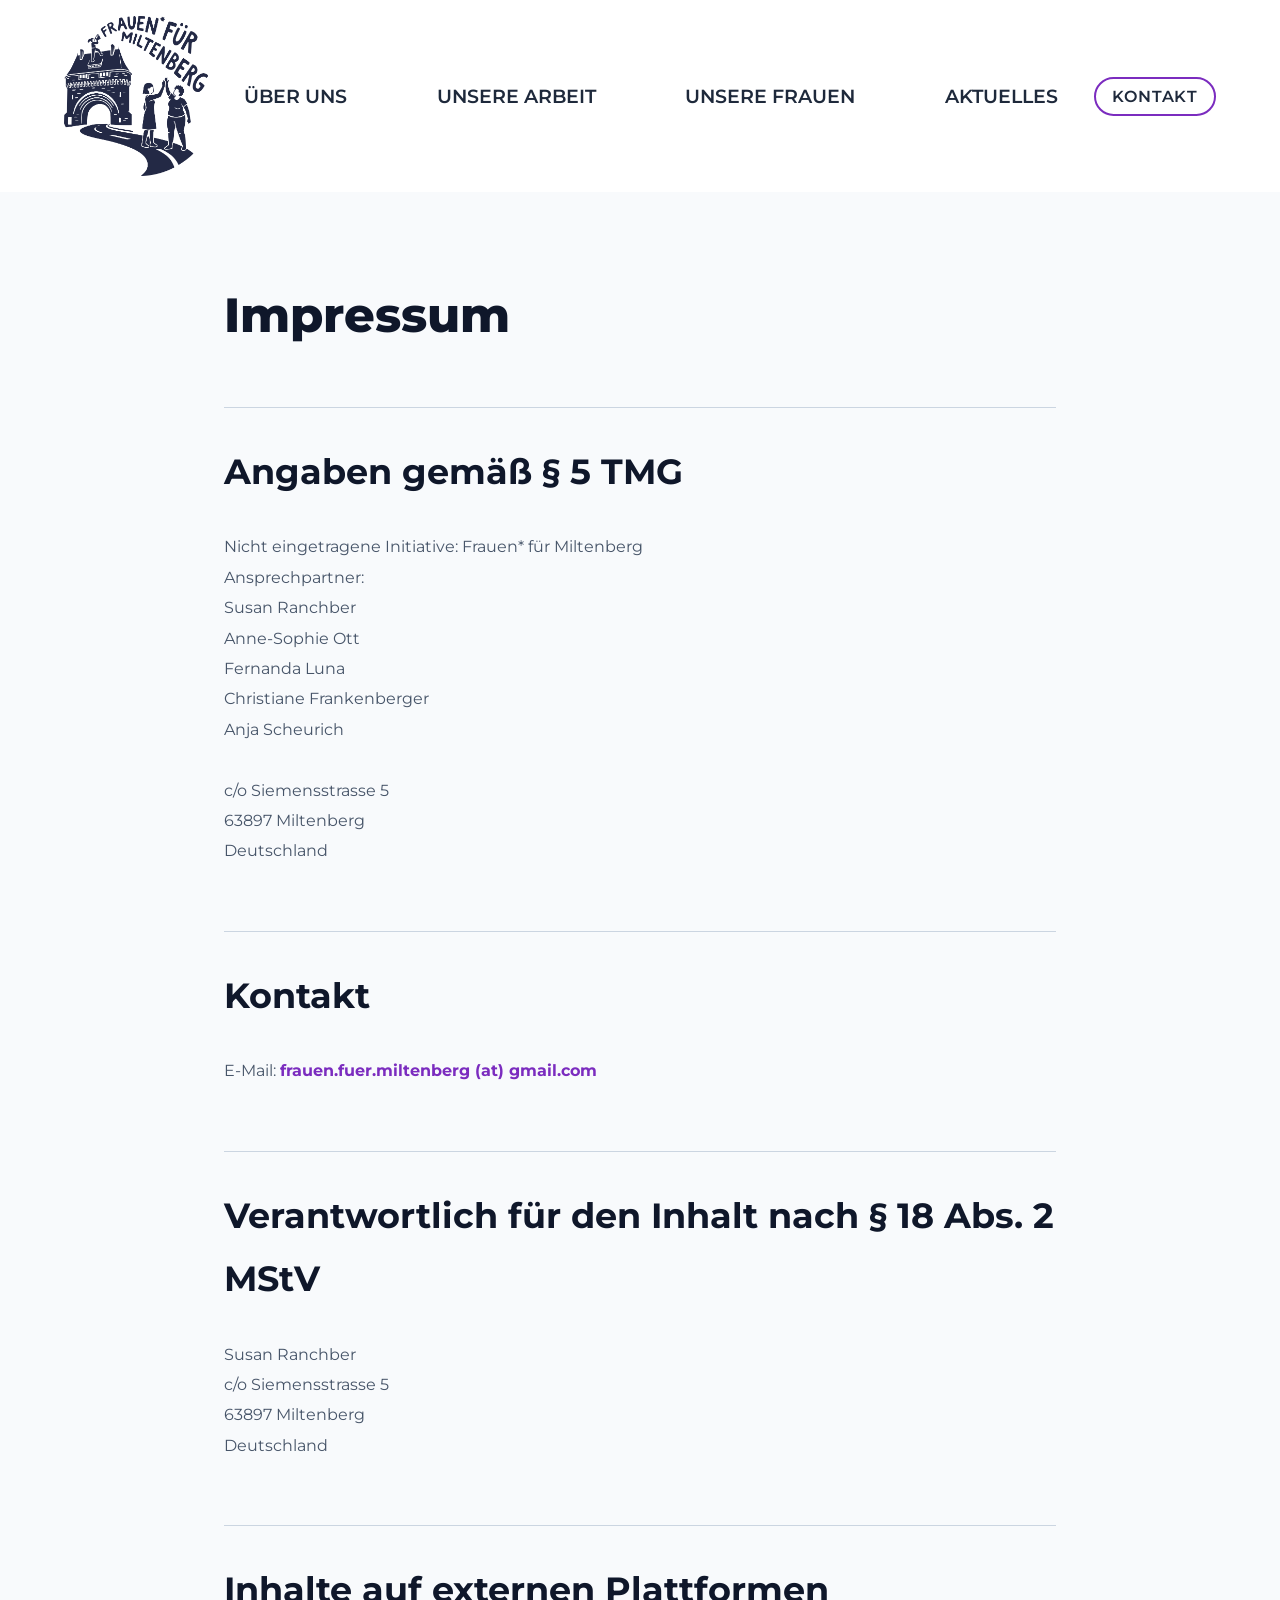
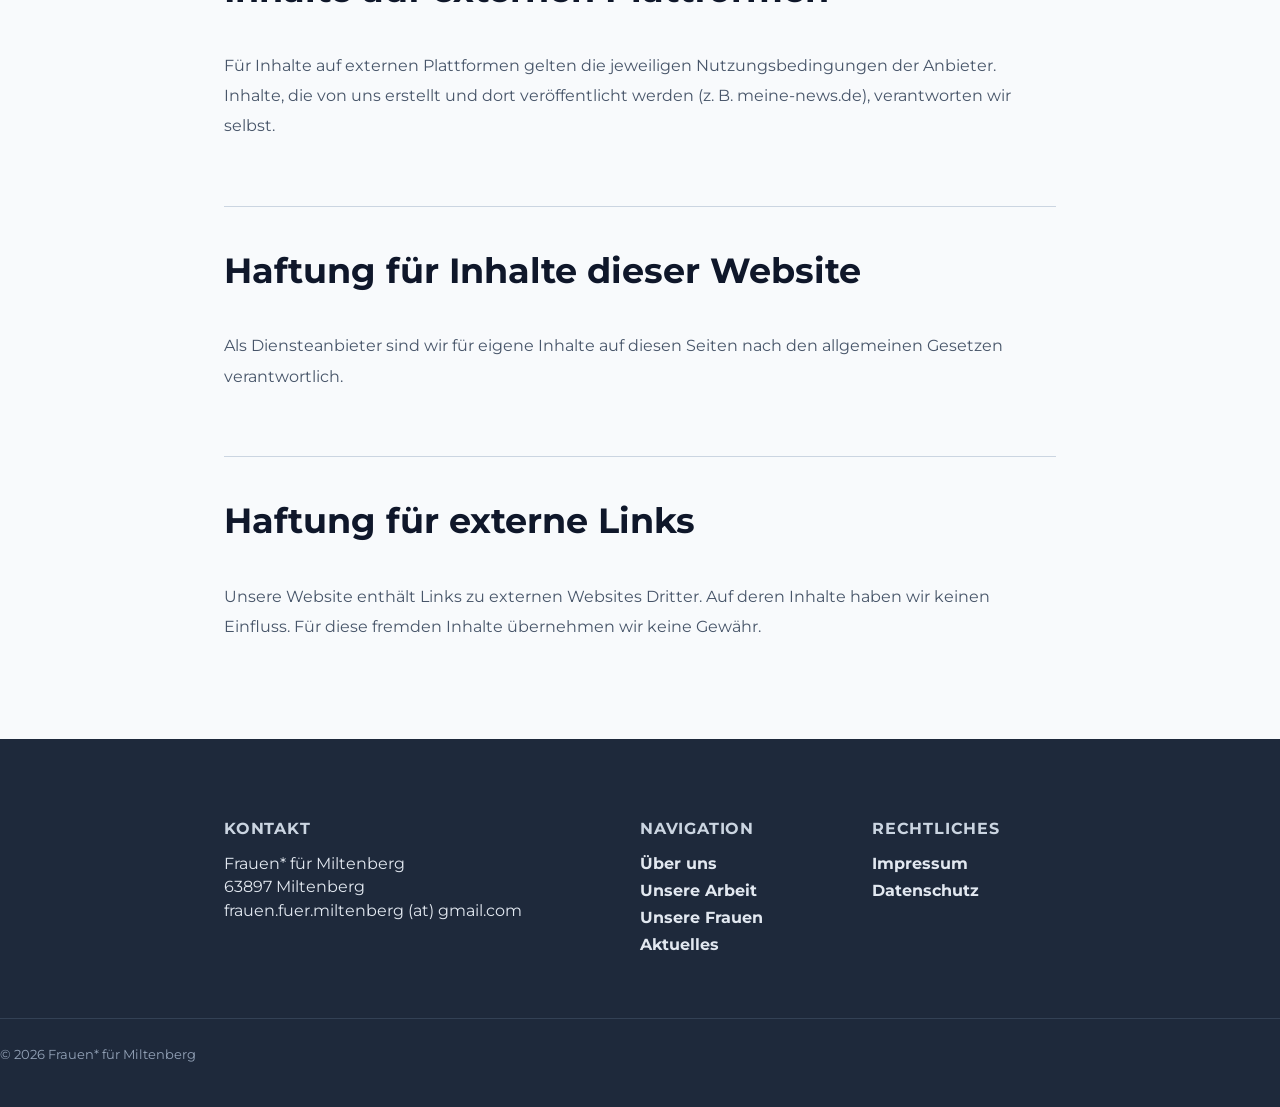
<file: impressum.html>
<!DOCTYPE html>
<html lang="de">
<head>
    <meta charset="UTF-8">
    <meta name="viewport" content="width=device-width, initial-scale=1.0">
    <link rel="stylesheet" href="./style.css">
    <title>Impressum | Frauen* für Miltenberg</title>
</head>

<body>

<!-- HEADER -->
    <header class="site-header">
        
        <!-- LOGO -->
        <a href="index.html" class="logo-link">
            <img class="logo" src="./logo.png" alt="Frauen* für Miltenberg Logo">
        </a>    
        
        <!-- NAVIGATION -->
        <nav id="mobileNav">
            <ul id="nav1">
                <li><a class="nav1" href="index.html#ueber-uns">Über uns</a></li>
                <li><a class="nav1" href="index.html#unsere-arbeit">Unsere Arbeit</a></li>
                <li><a class="nav1" href="index.html#unsere-frauen">Unsere Frauen</a></li>
                <li><a class="nav1" href="aktuelles.html">Aktuelles</a></li>
            </ul>
            <a id="navbutton" href="kontakt.html">Kontakt</a>
        </nav>

        <!-- HAMBURGER -->
        <button id="hamburger" aria-label="Menü öffnen">
            <span></span>
            <span></span>
            <span></span>
        </button>
    
    </header> 
    
    <main id="legal-page">

    <h1>Impressum</h1>

    <h2>Angaben gemäß § 5 TMG</h2>
    <p>
        Nicht eingetragene Initiative: Frauen* für Miltenberg
        <br>Ansprechpartner: 
        <br>Susan Ranchber
        <br>Anne-Sophie Ott
        <br>Fernanda Luna
        <br>Christiane Frankenberger
        <br>Anja Scheurich
        <br>
        <br>c/o Siemensstrasse 5
        <br>63897 Miltenberg
        <br>Deutschland
    </p>

    <h2>Kontakt</h2>
    <p>
        E-Mail: <a href="mailto:frauen.fuer.miltenberg@gmail.com">
        frauen.fuer.miltenberg (at) gmail.com
        </a>
    </p>

    <h2>Verantwortlich für den Inhalt nach § 18 Abs. 2 MStV</h2>
    <p>
    Susan Ranchber
    <br>c/o Siemensstrasse 5
    <br>63897 Miltenberg
    <br>Deutschland
    </p>

    <h2>Inhalte auf externen Plattformen</h2>
    <p>
    Für Inhalte auf externen Plattformen gelten die jeweiligen Nutzungsbedingungen der Anbieter. 
    Inhalte, die von uns erstellt und dort veröffentlicht werden (z. B. meine-news.de), verantworten 
    wir selbst.
    </p>

    <h2>Haftung für Inhalte dieser Website</h2>
    <p>
    Als Diensteanbieter sind wir für eigene Inhalte auf diesen Seiten nach den allgemeinen Gesetzen verantwortlich.
    </p>

    <h2>Haftung für externe Links</h2>
    <p>
    Unsere Website enthält Links zu externen Websites Dritter. Auf deren Inhalte haben wir keinen Einfluss.
    Für diese fremden Inhalte übernehmen wir keine Gewähr.
    </p>
    </main>

<!--FOOTER -->

    <footer>

    <div class="footer-inner">

        <div class="footer-col">
            <h3>Kontakt</h3>
            <p>Frauen* für Miltenberg</p>
            <p>63897 Miltenberg</p>
            <p>frauen.fuer.miltenberg (at) gmail.com</p>
        </div>

        <div class="footer-col">
            <h3>Navigation</h3>
            <ul>
                <li><a href="index.html#ueber-uns">Über uns</a></li>
                <li><a href="index.html#unsere-arbeit">Unsere Arbeit</a></li>
                <li><a href="index.html#unsere-frauen">Unsere Frauen</a></li>
                <li><a href="aktuelles.html">Aktuelles</a></li>
            </ul>
        </div>

        <div class="footer-col">
            <h3>Rechtliches</h3>
            <ul>
                <li><a href="impressum.html">Impressum</a></li>
                <li><a href="datenschutz.html">Datenschutz</a></li>
            </ul>
        </div>

    </div>

    <div class="footer-bottom">
        <p>© 2026 Frauen* für Miltenberg</p>
    </div>

</footer>

    <script src="script.js" defer></script>
    
</body>
</html>
</file>
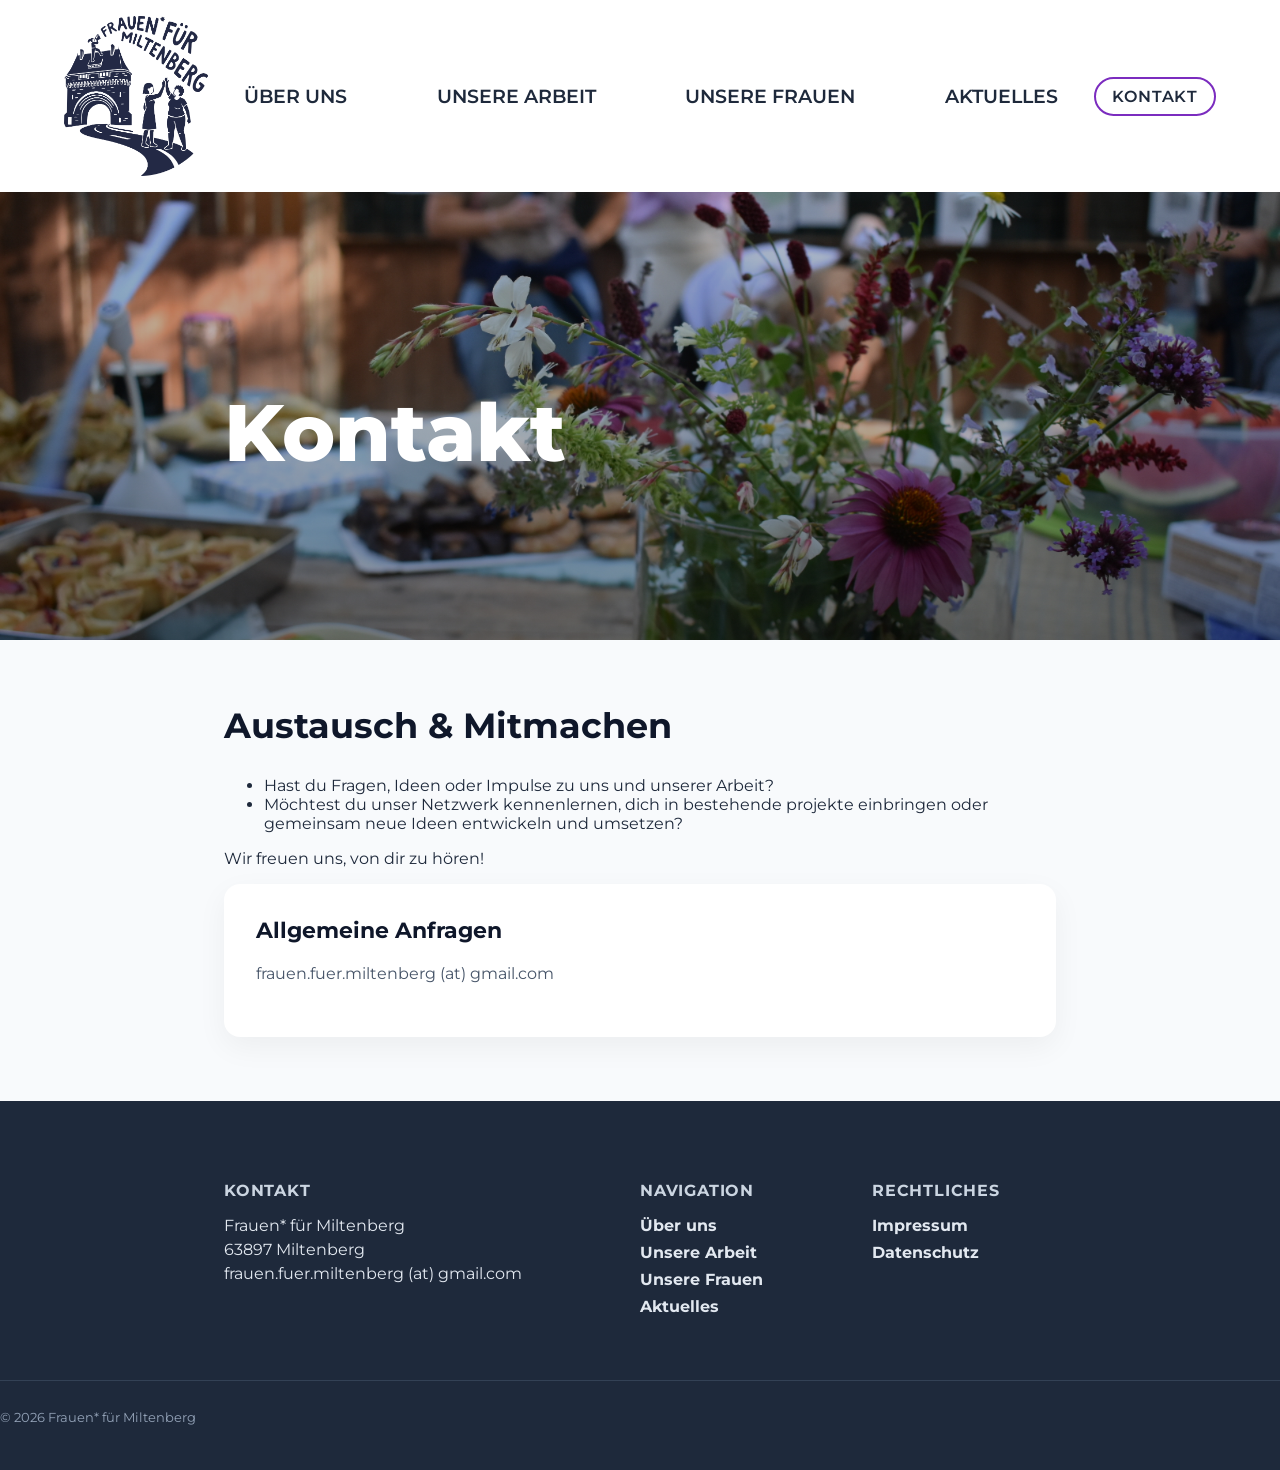
<file: kontakt.html>
<!DOCTYPE html>
<html lang="de">
<head>
    <meta charset="UTF-8">
    <meta name="viewport" content="width=device-width, initial-scale=1.0">
    <link rel="stylesheet" href="./style.css">
    <title>Kontakt | Frauen* für Miltenberg</title>
</head>

<body>

<!-- HEADER -->
    <header class="site-header">
        
        <!-- LOGO -->
        <a href="index.html" class="logo-link">
            <img class="logo" src="./logo.png" alt="Frauen* für Miltenberg Logo">
        </a>    
        
        <!-- NAVIGATION -->
        <nav id="mobileNav">
            <ul id="nav1">
                <li><a class="nav1" href="index.html#ueber-uns">Über uns</a></li>
                <li><a class="nav1" href="index.html#unsere-arbeit">Unsere Arbeit</a></li>
                <li><a class="nav1" href="index.html#unsere-frauen">Unsere Frauen</a></li>
                <li><a class="nav1" href="aktuelles.html">Aktuelles</a></li>
            </ul>
            <a id="navbutton" href="kontakt.html">Kontakt</a>
        </nav>

        <!-- HAMBURGER -->
        <button id="hamburger" aria-label="Menü öffnen">
            <span></span>
            <span></span>
            <span></span>
        </button>
    
    </header> 
 
    <main>

        <!--HERO -->
        <section id="hero--kontakt">
            <div class="hero-small-content">
                <h1>Kontakt</h1>
            </div>
        </section>

        <!-- KONTAKT -->
        <section id="kontakt">
            <div class="container">
                <h2>Austausch & Mitmachen</h2>
                <ul>
                    <li>Hast du Fragen, Ideen oder Impulse zu uns und unserer Arbeit?</li>
                    <li>Möchtest du unser Netzwerk kennenlernen, dich in bestehende projekte einbringen oder gemeinsam neue Ideen entwickeln und umsetzen?</li>
                </ul>
                <p>Wir freuen uns, von dir zu hören!</p>
            

                <div class="about-card">
                    <h3>Allgemeine Anfragen</h3>
                    <p>frauen.fuer.miltenberg (at) gmail.com</p>
                </div>
            </div>
        </section>

    </main>

<!-- FOOTER -->
<footer>

    <div class="footer-inner">

        <div class="footer-col">
            <h3>Kontakt</h3>
            <p>Frauen* für Miltenberg</p>
            <p>63897 Miltenberg</p>
            <p>frauen.fuer.miltenberg (at) gmail.com</p>
        </div>

        <div class="footer-col">
            <h3>Navigation</h3>
            <ul>
                <li><a href="index.html#ueber-uns">Über uns</a></li>
                <li><a href="index.html#unsere-arbeit">Unsere Arbeit</a></li>
                <li><a href="index.html#unsere-frauen">Unsere Frauen</a></li>
                <li><a href="aktuelles.html">Aktuelles</a></li>
            </ul>
        </div>

        <div class="footer-col">
            <h3>Rechtliches</h3>
            <ul>
                <li><a href="impressum.html">Impressum</a></li>
                <li><a href="datenschutz.html">Datenschutz</a></li>
            </ul>
        </div>

    </div>

    <div class="footer-bottom">
        <p>© 2026 Frauen* für Miltenberg</p>
    </div>

</footer>
<script src="script.js" defer></script>
</body>
</html>
</file>
<file: style.css>
@font-face {
    font-family: 'Montserrat';
    src: url('./Montserrat-Regular.ttf') format('truetype');
    font-weight: 400;
}

@font-face {
    font-family: 'Montserrat';
    src: url('./Montserrat-Medium.ttf') format('truetype');
    font-weight: 500;
}

@font-face {
    font-family: 'Montserrat';
    src: url('./Montserrat-SemiBold.ttf') format('truetype');
    font-weight: 600;
}

@font-face {
    font-family: 'Montserrat';
    src: url('./Montserrat-Bold.ttf') format('truetype');
    font-weight: 700;
}

@font-face {
    font-family: 'Montserrat';
    src: url('./Montserrat-ExtraBold.ttf') format('truetype');
    font-weight: 800;
}

:root {

    --primary: #7B2CBF;
    --primary-dark: #5A189A;

    --text: #1E293B;
    --heading: #0F172A;

    --background: #F8FAFC;
    --light: #E2E8F0;
    --white: #FFFFFF;

    --gray: #475569;
    --muted: #64748b;

}

body {
    margin: 0;
    font-family: 'Montserrat', sans-serif;
    color: var(--text);
    background-color: var(--background);
}

h1 {
    font-size: 5rem;
    font-weight: 800;
    line-height: 1.1428;
    color: var(--white);
    margin-bottom: 2rem;
    font-family: 'Montserrat', Arial, Helvetica, sans-serif;
    max-width: 600px;
}

h2,
h3 {
    font-weight: 700;
    color: var(--heading);
}

h2 {
    font-size: 2.2rem;
}

h3 {
    font-size: 1.2rem;
}

a {
    text-decoration: none;
    color: var(--text);
    font-weight: 700;
}

a:hover {
    color: var(--primary);
}

img {
    max-width: 100%;
    display: block;
}

.container {
    width: 65%;
    margin: 0 auto;
}

/* =========================================
   HEADER
========================================= */
.site-header {
    position: sticky;
    top: 0;
    z-index: 1000;
    display: grid;
    grid-template-columns: auto 1fr auto;
    align-items: center; 
    height: 12rem;
    background-color: var(--white);
    color: var(--text);
    padding: 0 5%;
}
/* =========================================
   LOGO
========================================= */
.logo {
    height: 10rem;
}

/* =========================================
   NAVIGATION
========================================= */
nav {
    display: contents;
}

#nav1 {
    grid-column: 2;
    display: flex;
    align-items: center;
    justify-content: center;
    gap: 4rem;
    font-size: 1.16rem;
    list-style: none;
    margin: 0;
    padding: 0;
}

.nav1 {
    text-decoration: none;
    text-transform: uppercase;
    color: var(--text);
    font-weight: 600;
    padding: 0.5rem 0.8rem;
}

#navbutton {
    padding: 0.5rem 1rem;
    border: 2px solid var(--primary);
    border-radius: 2rem;
    color: var(--text);
    display: inline-block;
    transition: 0.2s;
    text-transform: uppercase;
    font-weight: 600;
    letter-spacing: 0.05em;
    white-space: nowrap;
    grid-column: 3;
}

#navbutton:hover {
    background-color: var(--primary);
    color: var(--background);
    border-color: var(--primary);
}

/* =========================================
   HAMBURGER MENU
========================================= */

#hamburger {
    display: none;
    flex-direction: column;
    justify-content: center;
    gap: 5px;
    background: transparent;
    border: none;
    cursor: pointer;
    width: 44px;
    height: 44px;
    padding: 0;
    z-index: 2000;
}

#hamburger span {
    width: 28px;
    height: 3px;
    background: var(--text);
    border-radius: 999px;
    transition: 0.3s ease;
}

/* =========================================
   HERO
========================================= */


#hero {
    background: linear-gradient(rgba(0, 0, 0, 0.2), rgba(0, 0, 0, 0.4)), url("sommerfest1.png");  
}

#hero--aktuelles {
    background: linear-gradient(rgba(0, 0, 0, 0.2), rgba(0, 0, 0, 0.4)), url("Namnloest.jpg");
}

#hero--kontakt {
    background: linear-gradient(rgba(0, 0, 0, 0.2), rgba(0, 0, 0, 0.4)), url("kontakt.JPEG");
}

#hero--kontakt,
#hero--aktuelles {
    display: flex;
    align-items: center;
    height: 28rem;
}

#hero, 
#hero--kontakt, 
#hero--aktuelles {
    background-repeat: no-repeat;
    background-position: center;
    background-size: cover;
    margin: 0;
}

#hero {
    height: 44rem;
}

.hero-content, 
.hero-small-content {
    width: 65%;
    margin: 0 auto;
}

.hero-content {
    padding-top: 4rem;
}

.hero-small-content{
    padding-top: 0;
}

.hero-slogan {
    color: var(--background);
    line-height: 1.6;
    font-weight: 700;
    margin-bottom: 3rem;
    font-size: 1.16rem;
    max-width: 800px;
}

.highlighted {
    color:var(--primary);
}

.hero-cta {
    font-family: 'Montserrat', sans-serif;
    font-size: 1.16rem;
    font-weight: 600;
    transition: 0.2s ease;
    background: transparent;
    border: 2px solid var(--background);
    color: var(--background);
    text-align: center;
    border-radius: 2rem;
    padding: 0.5rem 1rem;
}

.hero-cta:hover {
    background: var(--background);
    color: var(--primary);
    border-color: var(--background);
    cursor: pointer;
}

/* =========================================
   LETZTE UPDATE
========================================= */

#highlight-aktuelles {
    width: 90%;
    max-width: 1100px;
    margin: 2rem auto;
}

.highlight-card {
    width: 100%;
    box-sizing: border-box;
    background: var(--white);
    border: 1px solid rgba(148,163,184,0.15);
    border-radius: 24px;
    padding: 1.5rem 2rem;
    display: grid;
    grid-template-columns: auto 1fr auto;
    align-items: center;
    gap: 2rem;
    box-shadow: 0 10px 30px rgba(15,23,42,0.06);
}

/* TAG */

.highlight-tag {
    background: var(--primary);
    color: var(--white);
    padding: 0.7rem 1rem;
    border-radius: 999px;
    font-size: 0.75rem;
    font-weight: 800;
    text-transform: uppercase;
    letter-spacing: 0.12em;
    white-space: nowrap;
}

/* CONTENT */

.highlight-meta {
    margin: 0 0 0.5rem;
    font-size: 0.85rem;
    font-weight: 700;
    color: var(--muted);
}

.highlight-content h3 {
    margin: 0;
    font-size: 1.25rem;
    line-height: 1.4;
    color: var(--heading);
}

.highlight-location {
    margin-top: 0.6rem;
    color: var(--gray);
    line-height: 1.5;
}

/* BUTTON */

.highlight-button {
    padding: 0.9rem 1.3rem;
    border: 2px solid var(--primary);
    border-radius: 999px;
    color: var(--primary);
    font-weight: 700;
    white-space: nowrap;
    transition: 0.2s ease;
}

.highlight-button:hover {
    background: var(--primary);
    color: var(--white);
}

/* =========================
   ÜBER UNS
========================= */

#ueber-uns {
    margin: 7rem auto;
    scroll-margin-top: 18rem;
}

/* =========================
   INTRO 
========================= */

.about-top {
    display: grid;
    grid-template-columns: 2fr 1fr;
    gap: 3rem;
    align-items: start;
    margin-bottom: 3rem;
    align-items: stretch; /* wichtig: volle Höhe nutzen */
}

.about-intro {
    max-width: 850px;
    border-left: 4px solid var(--primary);
    padding-left: 1.5rem;
}

.about-intro p {
    font-size: 1.15rem;
    line-height: 1.9;
    color: var(--gray);
}

.eyebrow {
    text-transform: uppercase;
    letter-spacing: 0.14em;
    font-size: 0.8rem;
    font-weight: 700;
    color: var(--primary);
}

/* =========================
   COUNTER
========================= */

.about-highlight {
    display: flex;
    flex-direction: column;
    align-items: center;
    justify-content: center; /* ← das ist der vertikale Kern */
    text-align: center;
    height: 100%;
}

.highlight-number {
    font-size: 4.5rem;
    font-weight: 800;
    color: var(--primary);
    min-width: 160px;
    margin-bottom: 1rem;
}

.highlight-text h3 {
    color: var(--heading);
    font-size: 1.4rem;
}

.highlight-text {
    font-size: 1.2rem;
    font-weight: 600;
    color: #111827;
}

/* =========================
   CARDS
========================= */

.about-cards {
    display: grid;
    grid-template-columns: repeat(3, 1fr);
    gap: 1.5rem;
    margin-bottom: 4rem;
}

.about-card {
    background: var(--white);
    padding: 2rem;
    border-radius: 16px;
    box-shadow: 0 10px 30px rgba(0,0,0,0.05);
    border: none;
    transition: all 0.25s ease;
}

.about-card:hover {
    background-color: var(--primary);
    color: var(--background);
    transform: translateY(-6px);
    box-shadow: 0 15px 40px rgba(0,0,0,0.12);
}

.about-card:hover h3,
.about-card:hover p {
    color: var(--background);
}

.about-card:hover a {
    background-color:var(--background);
    color: var(--primary);
}

.about-card h3 {
    margin-top: 0;
    margin-bottom: 1rem;
    font-size: 1.4rem;
}

.about-card p {
    line-height: 1.8;
    color: var(--gray);
}

.card-btn {
    font-family: 'Montserrat', sans-serif;
    background: var(--primary);
    border: 2px solid var(--primary);
    color: var(--white);
    text-decoration: none;
    display: inline-block;
    font-size: 1rem;
    font-weight: 600;
    transition: 0.2s ease;
    color: var(--background);
    text-align: center;
    border-radius: 2rem;
    padding: 0.5rem 1rem;
}

.card-btn:hover {
    background: var(--primary-dark);
    border-color: var(--primary-dark);
}

.card-number {
    font-size: 2.2rem;
    font-weight: 600;
    color: var(--primary);
    margin-bottom: 0.5rem;
    letter-spacing: 0.05em;
}

.about-card:hover .card-number {
    color: var(--background);
}


/* =========================
   UNSERE ARBEIT
========================= */

#unsere-arbeit {
    background-color: var(--light);
    padding: 6rem 0rem;
    padding-bottom: 5rem;
}

#unsere-arbeit h2 {
    width: min(760px, 90%);
    margin: 0 auto;
    text-align: center;
    font-size: 2.6rem;
    margin-bottom: 0.5rem;
}

/* kleine decorative line */
.arbeit-intro::before {
    content: "";
    display: block;
    width: 64px;
    height: 4px;
    margin: 0 auto 1.5rem auto;
    border-radius: 999px;
    background: var(--primary);
}

.arbeit-intro {
    width: min(760px, 90%);
    margin: 1.5rem auto 4rem auto;
    font-size: 1.15rem;
    line-height: 1.95;
    text-align: center;
    color: #334155;
    font-weight: 500;
    position: relative;
}

/* FILTER BUTTONS */

.filter-controls {
    width: 100%;
    display: flex;
    flex-direction: column;
    gap: 1rem;
    margin: 2rem auto;
}

.filter-top,
.filter-bottom {
    display: flex;
    flex-wrap: wrap;
    gap: 0.8rem;
    justify-content: center;
    width: 100%;
}

/* Radio verstecken */
input[type="radio"] {
    display: none;
}

/* AKTIVER FILTER */

#aktiv:checked ~ .filter-controls label[for="aktiv"],
#gesucht:checked ~ .filter-controls label[for="gesucht"],
#fertig:checked ~ .filter-controls label[for="fertig"],
#all:checked ~ .filter-controls label[for="all"],
#familie:checked ~ .filter-controls label[for="familie"],
#stadtplanung:checked ~ .filter-controls label[for="stadtplanung"],
#bildung:checked ~ .filter-controls label[for="bildung"],
#wirtschaft:checked ~ .filter-controls label[for="wirtschaft"],
#mobilität:checked ~ .filter-controls label[for="mobilität"],
#soziales:checked ~ .filter-controls label[for="soziales"],
#ökologie:checked ~ .filter-controls label[for="ökologie"] {

    background-color: #7B2CBF;
    border-color: #7B2CBF;
    color: #ffffff;
}

/* Labels als Buttons */
.filter-controls label {
    display: inline-block;
    padding: 0.5rem 1rem;
    margin: 0rem;
    border: 2px solid #7B2CBF;
    color: #0F172A;
    border-radius: 2rem;
    cursor: pointer;
    transition: 0.2s;
}

.filter-controls label:hover {
    background-color: #7B2CBF;
    color: #F8FAFC;
}

/* STATUS */

.status-badge {
    position: absolute;
    top: 1rem;
    right: 1rem;
    padding: 0.4rem 0.8rem;
    border-radius: 999px;
    font-size: 0.75rem;
    font-weight: 700;
    z-index: 20;
    backdrop-filter: blur(10px);
}

/* AKTIV */

.status-badge.aktiv {
    background: rgba(123,44,191,0.95);
    color: var(--white);
}

/* GESUCHT */

.status-badge.gesucht {
    background: rgba(245,158,11,0.95);
    color: var(--white);
}

/* PLANUNG */

.status-badge.planung {
    background: rgba(148,163,184,0.95);
    color: var(--white);
}

/* UMGESETZT */

.status-badge.fertig {
    background: rgba(16,185,129,0.95);
    color: var(--white);
}

/* GRID */
.arbeit-grid {
    margin: 0 auto;
    display: grid;
    box-sizing: border-box;
    grid-template-columns: repeat(auto-fit, minmax(260px, 1fr));
    gap: 1rem;
    background-color: var(--light);
    color: #111827;
}

/* einzelne Kachel */
.arbeit {
    border: 1px solid var(--light);
    box-shadow: 0 6px 20px rgba(0,0,0,0.05);
    transition: 0.2s;
    border-radius: 12px;
    overflow: hidden;
    background-color: var(--white);
    color: #111827;
    display: flex;
    flex-direction: column;
    position: relative;
}

.arbeit:hover {
    transform: translateY(-4px);
}

.arbeit-image {
    width: 100%;
    height: 100%;
    height: 180px;
    object-fit: cover;
}

/* Textbereich */
.arbeit-content {
    padding: 1rem;
}

/* Titel */
.arbeit h3 {
    margin: 0.5rem 0;
    font-size: 1.2rem;
    font-weight: 700;
    color: var(--heading);
}

/* Link Styling */
.arbeit a {
    color: var(--primary);
    font-weight: 600;
    text-decoration: none;
}

.arbeit a:hover {
    text-decoration: underline;
}

.arbeit p {
    color: var(--gray);
}

.load-more-container {
    width: 100%;
    display: flex;
    justify-content: center;
    margin-top: 3rem;
}

#loadMoreBtn {
    background-color: #7B2CBF;
    color: white;
    border: none;
    padding: 0.8rem 1.5rem;
    border-radius: 2rem;
    cursor: pointer;
    font-weight: 600;
}

#loadMoreBtn:hover {
    background-color: #5a189a;
}

#showLessBtn {
    background-color: transparent;
    color: #7B2CBF;
    border: 2px solid #7B2CBF;
    padding: 0.8rem 1.5rem;
    border-radius: 2rem;
    cursor: pointer;
    font-weight: 600;
    margin-left: 1rem;
    display: none;
}

#showLessBtn:hover {
    background-color: #7B2CBF;
    color: white;
}

.join-btn {
    font-family: 'Montserrat', sans-serif;
    background: var(--primary);
    border: 2px solid var(--primary);
    color: var(--white);
    text-decoration: none;
    display: inline-block;
    font-size: 1rem;
    font-weight: 600;
    transition: 0.2s ease;
    color: var(--background);
    text-align: center;
    border-radius: 2rem;
    padding: 0.5rem 1rem;
}

.join-btn:hover {
    background-color: var(--primary-dark);
    color: var(--background);
}

/* =========================
   UNSERE FRAUEN
========================= */

#unsere-frauen {
    width: 100%;
    padding: 6rem 0;
    background: var(--background);
}

#unsere-frauen h2 {
    width: min(760px, 90%);
    margin: 0 auto;
    text-align: center;
    font-size: 2.6rem;
    margin-bottom: 0.5rem;
}

.frauen-wrapper {
    width: 100%;
    margin: 1.5rem auto;
    display: flex;
    align-items: center;
    gap: 1rem;
    position: relative;
}

.slider-viewport {
    overflow: hidden;
    width: 100%;
}

.frauen-slider {
    display: flex;
    transition: transform 0.5s ease;
    will-change: transform;
    width: 100%;
}

.frau {
    min-width: 100%;
    display: grid;
    grid-template-columns: 240px 1fr;
    background: var(--light);
    border-radius: 20px;
    overflow: hidden;
}

.frau img {
    width: 100%;
    height: 100%;
    object-fit: cover;
}

.frau-content {
    padding: 2rem;
}

.frau-content h3 {
    margin-top: 0;
    color: var(--heading);
}

.frau-content p {
    line-height: 1.7;
    color: var(--gray);
}

.quote {
    margin-top: 1.5rem;
    padding: 1rem 1.25rem;
    border-left: 4px solid #7B2CBF;
    color: #334155 !important;
    font-style: italic;
    line-height: 1.6;
    background: rgba(123, 44, 191, 0.06);
    border-radius: 0 10px 10px 0;
}

/* Pfeile */
.slider-btn {
    position: absolute;
    top: 50%;
    transform: translateY(-50%);
    z-index: 10;
    background: var(--primary);
    color: var(--white);
    border: none;
    width: 40px;
    height: 40px;
    border-radius: 50%;
    cursor: pointer;
}

.slider-btn.left {
    left: 10px;
}

.slider-btn.right {
    right: 10px;
}

.slider-btn:hover {
    background: var(--primary-dark);
}

#unsere-arbeit,
#unsere-frauen,
#aktuelles {
    scroll-margin-top: 12rem;
}

/* =========================================
   MODAL
========================================= */

.modal {
    position: fixed;
    inset: 0;
    background: rgba(0,0,0,0.55);
    display: flex;
    justify-content: center;
    align-items: center;
    opacity: 0;
    visibility: hidden;
    transition: 0.25s ease;
    z-index: 5000;
}

.modal.active {
    opacity: 1;
    visibility: visible;
}

.modal-content {
    background: var(--white);
    width: min(90%, 650px);
    padding: 3rem;
    border-radius: 24px;
    position: relative;
    animation: popup 0.25s ease;
}

.modal-content h2 {
    margin-top: 0;
    color: var(--heading);
}

.modal-content p {
    line-height: 1.8;
    color: var(--gray);
}

#closeModal {
    position: absolute;
    top: 1rem;
    right: 1rem;
    border: none;
    background: transparent;
    font-size: 2rem;
    cursor: pointer;
    color: var(--muted);
}

#closeModal:hover {
    color: var(--primary);
}

@keyframes popup {

    from {
        transform: scale(0.9);
        opacity: 0;
    }

    to {
        transform: scale(1);
        opacity: 1;
    }
}

#modalImage {
    width: 80%;
    max-height: 180px;
    object-fit: cover;
    border-radius: 12px;
    margin: 1rem auto;
    display: block;
}

/* =========================
   FOOTER
========================= */

footer {
    background-color: var(--text);
    color: var(--white);
    padding: 4rem 0 2rem 0;
}

/* Container */
.footer-inner {
    width: 65%;
    margin: 0 auto;
    display: grid;
    grid-template-columns: 2fr 1fr 1fr;
    gap: 3rem;
}

/* Spalten */
.footer-col h3 {
    margin-bottom: 1rem;
    font-size: 1rem;
    text-transform: uppercase;
    letter-spacing: 0.05em;
    color: #CBD5E1;
}

.footer-col p {
    margin: 0.3rem 0;
    color: var(--light);
}

/* Links */
.footer-col ul {
    list-style: none;
    padding: 0;
}

.footer-col ul li {
    margin-bottom: 0.5rem;
}

.footer-col a {
    color: var(--light);
    text-decoration: none;
    transition: 0.2s;
}

.footer-col a:hover {
    color: var(--primary);
}

/* Bottom */
.footer-bottom {
    width: 100%;
    margin: 3rem auto 0 auto;
    border-top: 1px solid #334155;
    padding-top: 1rem;
    font-size: 0.8rem;
    color: #94A3B8;
}

/* =========================================
   (DATENSCHUTZ / IMPRESSUM)
========================================= */

#legal-page {
    width: 65%;
    margin: 6rem auto;
    line-height: 1.8;
    color: #334155;
}

#legal-page h1 {
    color: var(--heading);
    font-size: 3rem;
    margin-bottom: 3rem;
}

#legal-page h2 {
    margin-top: 4rem;
    color: var(--heading);
    padding-top: 2rem;
    border-top: 1px solid #CBD5E1;
}

#legal-page h3 {
    margin-top: 2rem;
    color: var(--heading);
}

#legal-page h4 {
    margin-top: 1.5rem;
    font-weight: 700;
    color: #334155;
}

#legal-page p,
#legal-page li {
    font-size: 1rem;
    line-height: 1.9;
    color: var(--gray);
}

#legal-page p {
    max-width: 850px;
}

#legal-page ul {
    padding-left: 1.5rem;
}

#legal-page a {
    color: var(--primary);
}

#legal-page a:hover {
    color: var(--primary-dark);
}

/* =========================================
   KONTAKT
========================================= */

#kontakt {
    margin: 4rem auto;
}

/* =========================
   AKTUELLES
========================= */

#aktuelles {
    margin: 4rem auto;
}

.filter-btn {
    font-family: 'Montserrat', sans-serif;
    background: transparent;
    border: 2px solid #7B2CBF;
    color: #1E293B;
    padding: 0.6rem 1rem;
    border-radius: 2rem;
    cursor: pointer;
    transition: 0.2s ease;
    font-weight: 600;
}

.filter-btn:hover {
    background: #7B2CBF;
    color: white;
}

.filter-btn.active {
    background: #7B2CBF;
    color: white;
}

#posts {
    margin-bottom: 3rem;
    display: flex; 
    flex-direction: column; 
    gap: 2rem;
}

.post-card {
    background: white;
    padding: 2rem;
    border-radius: 16px;
    box-shadow: 0 10px 30px rgba(0,0,0,0.05);
    transition: transform 0.25s ease, box-shadow 0.25s ease;
}

.post-card:hover {
    transform: translateY(-6px);
    box-shadow: 0 15px 40px rgba(0,0,0,0.12);
}

.post-card h3 {
    margin-top: 0;
    margin-bottom: 1rem;
    font-size: 1.4rem;
}

.post-card p {
    line-height: 1.8;
    color: #475569;
}

.post-card-number {
    font-size: 2.2rem;
    font-weight: 600;
    color: #7B2CBF;
    margin-bottom: 0.5rem;
    letter-spacing: 0.05em;
}

.post-card-btn {
    display: inline-block;
    padding: 0.5rem 1rem;
    border-radius: 2rem;
    font-family: 'Montserrat', sans-serif;
    font-size: 1rem;
    font-weight: 600;
    text-decoration: none;
    text-align: center;
    background: white;
    color: #7B2CBF;
    border: 2px solid #7B2CBF;
    transition: all 0.2s ease;
}

.post-card-btn:hover {
    background: #7B2CBF;
    color: white;
    border-color: #7B2CBF;
}

.post-image {
    display: block;
    width: auto;
    max-width: 80%;
    max-height: 700px;
    height: auto;
    object-fit: contain;
    border-radius: 12px;
    margin: 16px auto;
}

/* =========================================
   (DATENSCHUTZ / IMPRESSUM)
========================================= */

/* =========================================
   RESPONSIVE
========================================= */

/* =========================
   TABLET / SMALL DESKTOP
========================= */

@media (max-width: 1100px) {

    /* CONTAINER*/
    .container,
    .hero-content,
    .hero-small-content,
    .footer-inner,
    #legal-page {
        width: min(70%, 1000px);
        margin-inline: auto;
    }

    /* TYPOGRAPHY */
    h1 {
        font-size: 4rem;
    }

    /* =========================
       HEADER
    ========================= */

    .site-header {
        height: 9rem;
        padding: 0 5%;
    }

    .logo {
        height: 8rem;
    }

    /* =========================
       NAVIGATION
    ========================= */

    #hamburger {
        display: flex;
        margin-left: auto;
        z-index: 1600;
    }

    #mobileNav {
        position: fixed;
        inset: 0;
        width: 100%;
        height: 100vh;
        background: var(--background);
        display: flex;
        flex-direction: column;
        justify-content: center;
        align-items: center;
        gap: 3rem;
        transform: translateX(100%);
        transition: transform 0.35s ease;
        z-index: 1500;
    }

    #mobileNav.active {
        transform: translateX(0);
    }

    #nav1 {
        display: flex;
        flex-direction: column;
        align-items: center;
        gap: 1.5rem;
        margin: 0;
        padding: 0;
    }

    .nav1 {
        font-size: 1.2rem;
    }

    #navbutton {
        margin: 1rem 0 0;
    }

    /* =========================
       HAMBURGER
    ========================= */

    #hamburger.active span:nth-child(1) {
        transform: rotate(45deg) translateY(11px);
    }

    #hamburger.active span:nth-child(2) {
        opacity: 0;
    }

    #hamburger.active span:nth-child(3) {
        transform: rotate(-45deg) translateY(-11px);
    }

    /* =========================
       HERO
    ========================= */

    #hero {
        min-height: 38rem;
        height: auto;
    }

    #hero--kontakt,
    #hero--aktuelles {
        min-height: 24rem;
        height: auto;
    }

    .hero-content {
        padding-top: 5rem;
        padding-bottom: 5rem;
    }

    /* =========================
       ABOUT
    ========================= */

    .about-top {
        grid-template-columns: 1fr;
    }
    
    .about-cards {
        grid-template-columns: 1fr;
    }

    /*.highlight-line {
        grid-template-columns: 1fr;
        text-align: center;
        gap: 1rem;
        padding: 1.5rem;
    }*/

    /*.highlight-label {
        height: auto;
        padding: 0.7rem;
    }*/
    
    /* =========================
       FRAUEN
    ========================= */

    .frau img {
        height: 320px;
    }

    /* =========================
       FOOTER
    ========================= */

    .footer-inner {
        grid-template-columns: 1fr 1fr;
    }

    /* =========================
       KONTAKT
    ========================= */

    #kontakt .about-card {
        margin-top: 2rem;
    }

    /* =========================
       AKTUELLES
    ========================= */

    /*#aktuelles {
        flex-wrap: wrap;
    }*/
}

/* =========================
   MOBILE
========================= */

@media (max-width: 768px) {

    body {
        overflow-x: hidden;
    }


    /* TYPOGRAPHY */
    
    h1 {
        font-size: clamp(2.4rem, 9vw, 3.2rem);
        line-height: 1.15;
    }

    h2 {
        font-size: 1.8rem;
    }

    /* HERO */

    #hero,
    #hero--kontakt,
    #hero--aktuelles {
        min-height: auto;
        padding: 5rem 0;
    }

    .hero-content,
    .hero-small-content {
        /*width: 90%;*/
        padding: 0;
    }

    .hero-slogan {
        font-size: 1rem;
    }

    .hero-cta {
        display: inline-block;
        font-size: 1rem;
    }

    /* AKTUELLES*/ 

    .highlight-card {
        padding: 1.25rem;
        gap: 1rem;
        grid-template-columns: 1fr;
        border-radius: 18px;
        text-align: center;
    }

    .highlight-content h3 {
        font-size: 1.05rem;
        padding-top: 0.5rem;
    }

    .highlight-meta,
    .highlight-location {
        font-size: 0.9rem;
    }

    .highlight-button {
        display: inline-block;
        width: fit-content;
        justify-self: center;
        padding: 0.5rem 1.3rem;
    }

    .highlight-tag {
        justify-self: center;
    }

    /* ÜBER UNS */

    
    #ueber-uns {
        padding: 0;
    }

    .about-intro p {
        font-size: 1rem;
        line-height: 1.7;
    }

    .highlight-number {
        font-size: 3.5rem;
    }

    /* ARBEIT */

    .filter-controls {
        width: 90%;
        justify-content: flex-start;
    }
    
    #unsere-arbeit {
        padding: 4rem 0;
    }

    #unsere-arbeit h2,
    #unsere-frauen h2 {
        font-size: 2rem;
    }

    .arbeit-intro {
        font-size: 1rem;
        line-height: 1.7;
        margin-bottom: 2.5rem;
    }

    .arbeit-grid {
        grid-template-columns: 1fr;
        gap: 1.25rem;
    }

    .arbeit-content {
        padding: 1.25rem;
    }

    /* FRAUEN */

    #unsere-frauen {
        padding: 4rem 0;
    }

    .frau {
        min-width: 100%;
        grid-template-columns: 1fr;
    }
    
    .frau img {
        width: 100%;
        height: 260px;
        object-fit: cover;
    }

    .frau-content {
        padding: 1.5rem;
    }

    .slider-btn {
        display: none;
    }

    /*#aktuelles {
        flex-direction: column;
    }*/

    /* FOOTER */

    footer {
        padding: 3rem 0 2rem;
    }

    .footer-inner {
        width: 90%;
        grid-template-columns: 1fr;
        gap: 2rem;
    }


    .footer-inner {
        width: 90%;
        grid-template-columns: 1fr;
        gap: 2rem;
    }

    /* LEGAL */

    #legal-page {
        width: 90%;
        margin: 4rem auto;
    }

    #legal-page h1 {
        font-size: 2.3rem;
    }

    #legal-page h2 {
        font-size: 1.5rem;
    }

    #legal-page p,
    #legal-page li {
        font-size: 0.95rem;
        line-height: 1.75;
    }
}

/* =========================
   SMALL MOBILE
========================= */

@media (max-width: 480px) {

    .container,
    .hero-content,
    .hero-small-content {
        width: 80%;
    }

    /* HERO */

    #hero,
    #hero--kontakt,
    #hero--aktuelles {
        padding: 4rem 0;
    }

    .hero-content{
        margin-bottom: 2rem;
    }

    h1 {
        font-size: 2.8rem;
        max-width: 80%;
    }

    .hero-slogan {
        font-size: 0.95rem;
    }

    .hero-cta {
        width: 100%;
        text-align: center;
        box-sizing: border-box;
    }

    /* ABOUT */

    #ueber-uns {
        margin: 4rem auto;
    }

    .about-card {
        padding: 1.25rem;
        padding: 1.5rem;
    }

    .highlight-number {
        font-size: 3rem;
    }

    .highlight-line {
        padding: 1rem;
    }

    .update-text h3 {
        font-size: 0.95rem;
    }

    .update-text p {
        font-size: 0.85rem;
    }

    /* ARBEIT */

    .filter-controls {
        gap: 0.4rem;
    }

    .filter-controls label {
        font-size: 0.9rem;
        padding: 0.45rem 0.8rem;
    }
    
    .arbeit-grid {
        margin-inline: auto;
    }

    .arbeit-content {
        padding: 1rem;
    }

    .arbeit h3 {
        font-size: 1.1rem;
    }

    /* FRAUEN */

    .frau-content {
        padding: 1.25rem;
    }

    /* LEGAL */

    #legal-page h1 {
        font-size: 2rem;
    }
}
</file>
